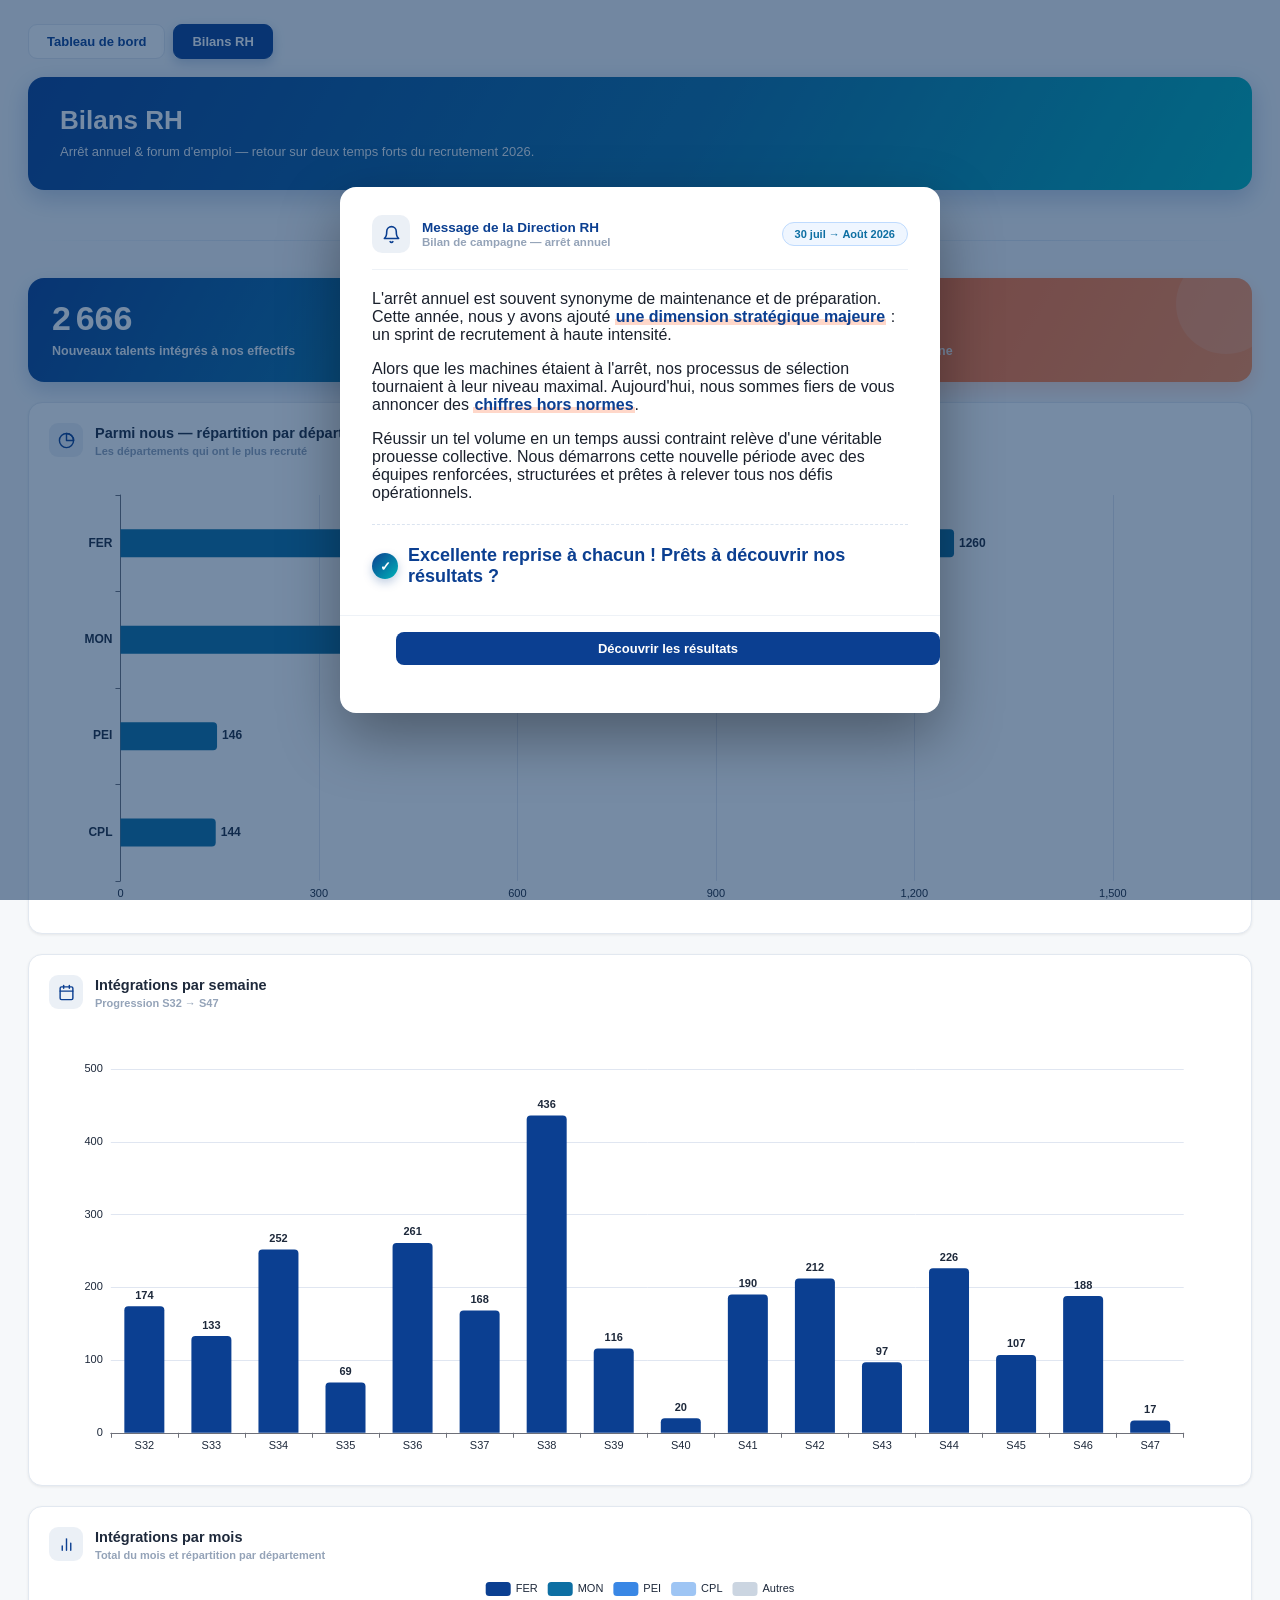
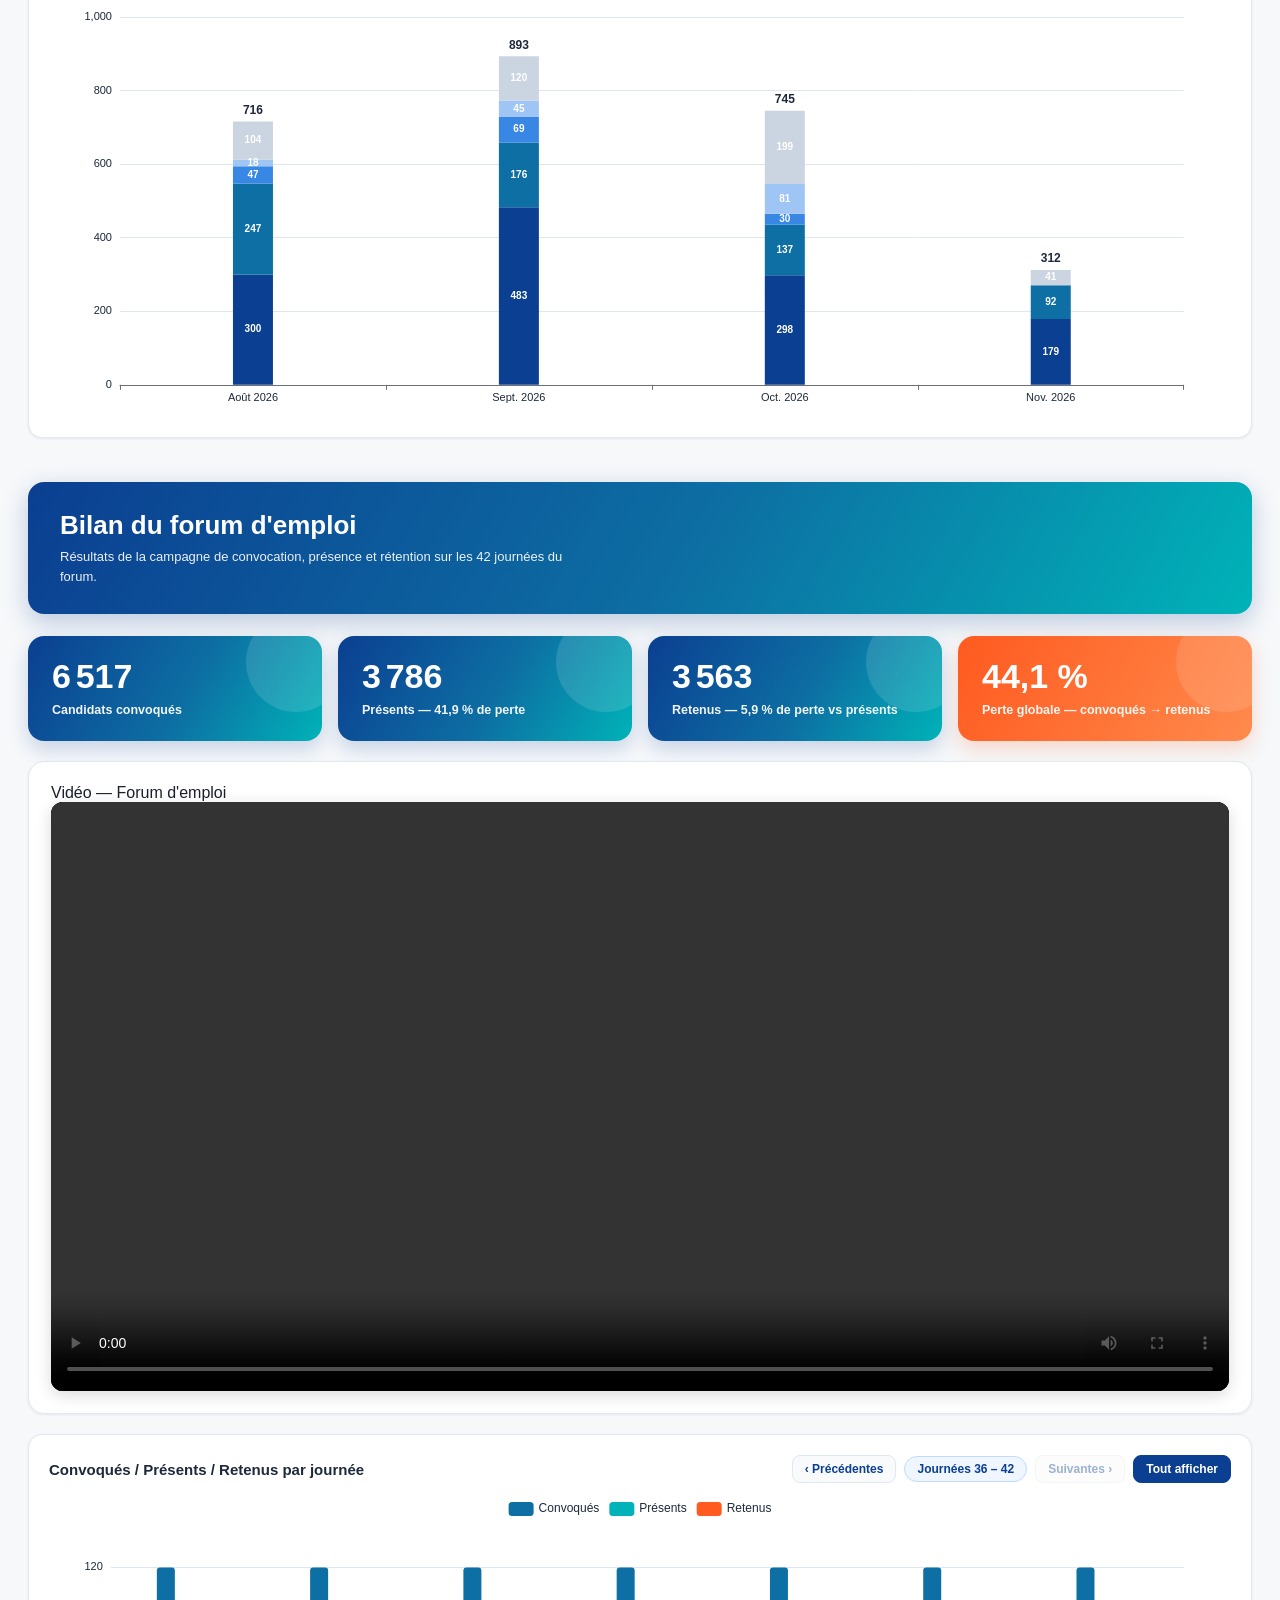
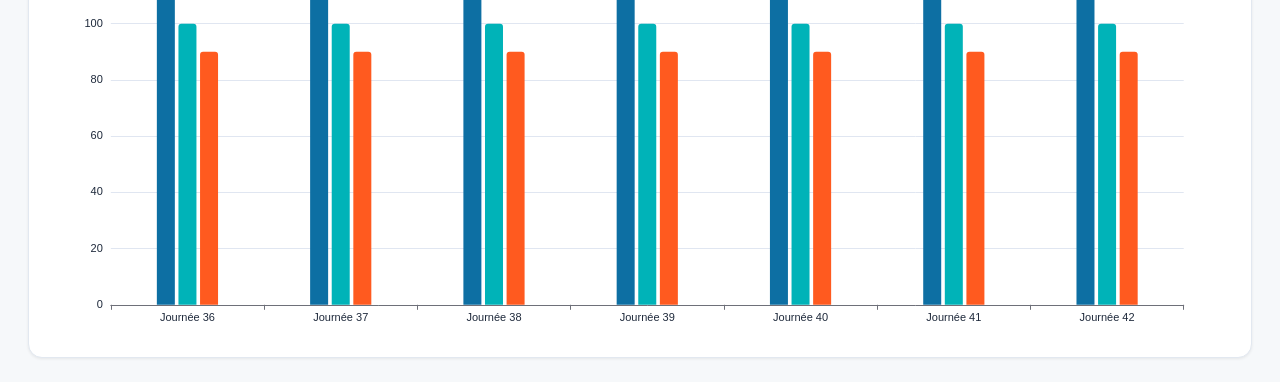
<file: index.html>
<!DOCTYPE html>
<html lang="fr">
<head>
<meta charset="UTF-8">
<meta name="viewport" content="width=device-width, initial-scale=1.0">
<title>Bilans RH — Mois d'août &amp; forum d'emploi — Suivi Usine</title>
<link rel="stylesheet" href="css/style.css?v=20261117">
<script src="js/echarts.min.js"></script>
<script src="js/xlsx.full.min.js"></script>
<!-- Copie de suivi.xlsx intégrée à la page, écrite par mettre_a_jour.py (« Mettre a jour.bat ») à chaque import.
     Utilisée quand la page est ouverte en double-clic (file://), où suivi.xlsx ne peut pas être lu. -->
<script>
// @@DATA-START
// suivi.xlsx du 17/11/2026 10:52
window.US_SUIVI_B64 = "[base64]/[base64]/455OY9xWe8WOXRryhbVHbjwwL3Dv3xMutxOjgzS91eED+Q4HQjH24FwvBsIx/uBcJwNhOPDQDjO/xMHSzagLteXj44is2dQEK890rHHZRHd59xCRnvNkjqLowP8rb2Hw4A3l62M9iNvwqPuLn+J4u/IYIFBf4M5+q+hic8A6WiT5bXxQOQk1ku2+l7jMVy3hZQ4XuWYSM4XGQ9v+SHM++pREiHM7PB5jnI4efEeY3/6sWi3eOty2pr9AQAA//[base64]/IeS9O9tVRKTbvohQUBCpHzBNZrehSSYkUdu/N60WXahF0Mdk7tycuZPJbOOseKWYDPtWjqtaCvKKtfF9K58Xd6NrKVJGr9Gyp1ZuKcnZ9Pxs8kQWc2lKKxOSKC4+tXKVc7gBSGpFDlPFgXypdBwd5nKMPQRUa+wJmrq+gvjdQ04HnmKuWxnn+kKKxTaUl//iDY4yaswIiiONQixkMZsyi1hg7Cm3UrN6LNdpr6gKtYTjQM0PQM6oyIm7XCl2wF1n1G7Mpoa6GU4KymJKpgj2CVpckh2SPBxw73e1ue/4FNH49xF9YN2yenHk85EtfIIfFF/5bCy8cVwvmdenWC7/k4U2mbwmfXphGMKBCAa/cvoOAAD//wMAUEsDBBQABgAIAAAAIQCjjGhnVQQAAA0LAAAPAAAAeGwvd29ya2Jvb2sueG1spFZtb+I4EP5+0v0HX1RpP6WJQ0IgKl3xFi1SW6GWbe8kpMokBnxN4qztFKrV/vcbh5AGWK24LgIHv8zj8TzPjHP1eZsm6JUKyXjWM/[base64]/aNVb7HQzbv42GQVqlVgII3gfRvNo3x7i+WrKEPu6ki0ie35FUM5UYKCFSjWOmaNwzfOjyDT0YEEU+KFgCs47fbTmGdV3LeSqgA9z3E0VFRhQd8kyB1CrXf1dWJfZwzUHE6J5+K5igkDsgITgOtCQKyEJOiVqjQiQ9IwrmhaRiPhu4nuu053vhy3n/5gblgv9LIzWPiVwvOBGxqfNp3hAmOc2C/yFNEunIWBCNnce7/8eRAcdFsJffVAkE/yejG6DggbwCIUB7XOXrBCKOW89ZJAL8/N3zhu2hi0PTCZ2R6XZw1+wOXd9sd0LfCYfueOzjH3AY0Q4iTgq1rrjW0D3DBWJPpm7Jdj+D7aBg8bsb3+3qY+rnUbOf+6EPrKvaI6Mb+a4K3UXbJ5bFfNMzTOzAod4Ou5ty8onFag2y6touLNmNfaFstQaPsedrOxIp9kpnZAEj+giO9rNnHPg32vkXwsfUzYF/[base64]/VqRBRZEAmEJzwiycOedVDdmsUx1Te8cf3pRCCf/roYXODgIrzAV1ZjD0j4w/0BNJoKpB+lmrrYdrraX7pVN1KVT6hcDOQ88DoDu9V1TDeEFHdx1zYHg7ZreqOw5fl4NBx7oc5u/fYQbDXi8oOXQscqrSlRhVYA1KOyH+g2rEbrweVuoIreQTEM7kf6KJX1rxY+wNtRQs9cHD6euXB4dzu7PXPtzXj2/BSeu7h/Oxj1z1/fv7/v/zMb/73fwvppQC3gvEn4CLtduzXum63W0DVdP/TNTmh7Zsv13aHnDsbY9t8JTzbR68f4dlxr/+45bL63VbeD5l+DB9VLLZJUVVNa/fpCKx3XbSnZGu36PwAAAP//[base64]/aHr66NPsBgoxUjaZyQCJTQZaNqRt5Oz3c7EqHlquStVsDIAEgOxe3N/gVabt0mlE2PkVNRyIi0tn+gFIWEjmOse1BupdKm49aVpqY9F2deA82SJKfmtwYpLjSjY8mIOZZu/mno3eS/tXVVNQKetHjvQNkrI+inNmeUANaJclODZWRqIR1XdrEjJvQ6zCowzMoHsw0Ms/XBpNmSNIK34lHyRs3nNLV8FItC/OOyZF5LAp9P6oPJA8PkXmfSJWlQcgPlqzUus3C+MBdtH80msDUbrzUugJfLO7RD6wJ7Cruf2jd/HdiMtQ/mfkkY694kmK0YSzp+px+HXjxqxTcAAAD//wMAUEsDBBQABgAIAAAAIQC23Uk5TR0AAPzHAAAYAAAAeGwvd29ya3NoZWV0cy9zaGVldDEueG1spJPbjtowEIbvK/UdIt+TxAbCQYRVuyvUlXpR9XhtnAlYxHFqmwVa7bt37BBYlaqiFAWPc/A3/3h+z+72qoqewFip65zQOCUR1EIXsl7l5MvnRW9MIut4XfBK15CTA1hyN3/9arbTZmPXAC5CQm1zsnaumSaJFWtQ3Ma6gRrflNoo7vDWrBLbGOBFWKSqhKVpligua9ISpuYahi5LKeBBi62C2rUQAxV3qN+uZWM7mhLX4BQ3m23TE1o1iFjKSrpDgJJIienjqtaGLyuse08HXER7gxfDf79LE55fZFJSGG116WIkJ63my/InySTh4kS6rP8qDB0kBp6kb+AZxW6TRIcnFjvD+jfCshPMb5eZbmWRk5/p8dfDSP2Qnofu3TOZzwqJHfZVRQbKnLyl0wWjI5LMZ8FBXyXs7It55HTzHkp3D1WVkzeMYgE/tFafBPf9o9mQRN6zS603fu0jakkxjYUKhHdPxDE8Qbt+wdgIjf89pA43mDc5JX4570QsgtM/mGjJLdzr6pss3BoT44kqoOTbyn3Uu3cgV2uHT1FNsM60ODyAFehllBOzoa9P6AqhOEZK+kOJXuT7EHdHJo0HbDgaU/weT+chFIhTsbVOqy7xEdVCcDcCBGMHGcVsPKTD7DfIEqxbSK/xr0BsaQBivF3V4AjBeISwwaUqL/BKVfhlUOWb3e4Vy+IRTSf90Xmr/oGXHXmT/6nSW6DtYNYfn0ulf+6iN1pwwC8AAAD//wAAAP//rF3Lkhy5kfwVWl/XTCxkVddjjORBXVWm36BRnB0dJK0NuXr8vZCBwMs9gMyQ9bXhjYQngIAjgPT69OO3799/3r/+/Prl0+9//+eH3z+/hJcPP/7v699+fH5Zfjm/fPjtZ/zT9Q+X15cP3/7/x8+///VP3//yv/LHlw//Cqev337587/v3398+/63CDz8YXl9+fLp21rPH9eKpLpY8CP+9R9fwuunj//48unjN4W8Jcjy8qFCzj3krpDYkoq59JiHPunSYq4F8zESK+zis4jd63/Dbq3o88uxfeQN2CXISaifFuCVCpdLKj2H4wlIJUC4ZsAJqn8q4PzyMb7SlmNs1PtwXCsCjkfgmCCJ4ytyTIUNR+j/RwJMOCqAOZ7ei+NaUc9xOQDHBNF+xPGZCiccE2DCUQHMMU659+nHtSLgGIBjgiSOderIRL6nsoYizr8EqBRfYSw/FcAU47R+H4prRRtDNUESxSNQuKfCyvEEL+iRAA1HGAhPBTDHGJbeh+Na0cZQTZDEcYG5ek+FE44JMOGoAOZ4fS+Oa0XAEaLKW4IoR+zHVDjhmAATjgpgjrf34rhWtLF0JEjiGCAe3VPhhGMCTDgqgDmGw3uRlJo2elIx2pW08q9tiSqkLJEnCEwP/f9K9AxD/pkRBlNL5/xXSiAk+dFKgQXDq2KUKUoc1TiVKAz5h/57JbrAuH9mhEH03SRPMDQP6gHFKFF4DXctbboURM1DEbMuHeqe8G7CR2qCwUtMW+mzwIp31xpmTFH88OAdqp/wbvJHatpYVBSjKyeuKlo6Y4oSiJkONVB4NxEkNW2EXcUM4q6WzpiiEmKmQykUQAttbK6ymmm2RTRCW8WDEeMuz4vh9ZA3GKjaHooIt4y41KjTbTgCSJyNpmeRUptOkltq/PwyWhlUyUyarkplu+mgXDaanrVH03R6650+gR3PPQY2WdQmTVcBst10ECQbTc+SohkwuGGNPb02bjT8VXdMmq66YrPpcdB1mnjedEGvzZqM9YJZ8wwnjMZa2ox1EBsPRWyP9QV0w0bT09LeNp20gdRY3jqGVy1tmo67L0U0TR/lPkAJbDQ9rbMxXtXEC471pU1xLJTi0BxHGTBn3FTp/1dy1/qEPm0DS/tG09PC2TadIszSLd/[base64]/[base64]/XzDSezg2UwUzdoqYsEuIXexciuWY1chkx1cwdmBRPVIDCy0Lisj0lgOeFeoT9tA7uRSLoD+/[base64]/G3ow+J+K6OgNktQnl2QRdN95TK9NsgQKLChZbjTzULLgE57aij299+qSLILeoFcwMjZRsmhpM/VwJ5sRNW7i3QJF7KLnkiyvhmTBwVkw1tTTwsmqkBHjVUERu9i5JMsrSxYamwVjLnpa2tDDyJIRE3pGlmUw9V5dkkXQW2OzzbLQCbTW0NDDyJIRddHD9K0i9kSWV5dkEfQWvSxr7N7THEreDC0HjCz6jBo48RrJUxG7BqdLsrwmsRBDW01742ZIMboZwsCppc2yR/[base64]/[base64]/jMqgdHc/4A1cLV6yqciCq/[base64]/[base64]/cXHpG0Js92OkZGqIqVsocPMG2+aEPqX1MZoRWM0Y9GA4uPZPgQJHiTIMS2Ywkc3nlQG6EBVKW/FcQRtH6LH3LtGvNDweXrElwHKuYwWhQsmRg/jCXT3lqkmbG06FtwsElbhJ8I5ORQbr248KYi6csNVczY2norPGodQmccCjipZHhqFIb1Nqb7NanGZk6NXG3mGuomylj0BpNGdN0qZxwMOQFbofeGpQMWvTq00qmvalCZ9abDqUTDi6pk+DR6CyuxOP8VIMSSY77xlKeTQkXIwYlMRM/eNXdv9GdCmnbMlLl4eASPAm+HWuLIJHuxPPDXEvTn3hrhiFnjrUO2RMOLt2T4Ns8u1wO+dvmWqY8UfwYPC31MzhtCweX/Enw7TWlF0AchlDgnLg/EWLwdIigcHCpoATf2k82KJmfFIZICDFNhBg0HZmdgN6wG35z2Xq1TX2QXk+Vysswo61WMhu1BGGaVlOGi4o4qTYG+Fs0VX20+y485XwL2Z51dcc31k4tFvP8lEel3iTIGS+hNA/ZTmMFMVp10FT50W0vSSJk99ZEkzxRs/2rFsd0MdNUJVQgBk2jKePe9CkhtW2d76JDRcnCR3a+qoRmNBFi0FQl1L7xMU2fElLP1p4m92YRKTZNzOdg8j/aFiPEoOlRQugGuzU3jWzLBQ+ygtq6qnynBSW7vlZdi3vqXEONUgZNR+InOK1gs0/rNPWTKi2RlucmpnaM3kSIQdOjg5y2seoJO880h4qSQUu7MS1v8gO0TSHIGb2dmqc0oXZwUTqI56sj1Frag/[base64]/uucsTpNJCk1IlWjyliULIoOkRQuKU6+hMQ33g4h3nZkFJCOJBS8dbaH+Vq6ivwuDpUULiq+vgqfJjvqKoWW9eOlG+Zy/[base64]/4R2unuPs6eO655xzUMjgHIQ62dPJFWii7Dp/Wn1uV0R6JWeJnSMwnftRGeCPbVVGynaabJFreZCaZWBE/DTHP8ZcY9jp6zDpz4uWxlzu0F1GX4CmxoogaYqVa/NHc4DMTTvDNU1l1+83xEi8v51rG+6VHhsR4oqfsV8pG1qfsOPgRm9/[base64]/TF4eu76+GyKgzoEdzwxufTWoMwjrmxEPOlOgjBNqynDzI54/+4ftmoV3NHkC6QVZdOk8yvqzWxaXN6EQdMjhcQl2EHTkB8Xuh2i1sOjxTM7E896ExM7Bk2PEvL5Fwe1Du56kxfPilp7E1/DPddSJydW8WCIwdOQQsNf2/UZGQf1EO4XFQq2FSWjlu6HZK/imoWjc3aC3OierNWW8excRYdj2KrMaU9F+IeF1XI43uqR7RQtntnWeMYT9ZLB05PaEZtgB0/jkIt+LCSo97Dy5F9/zv7GM56Y2jF4ek65xHTYwdM65eJxW1AybvGjvZCdjmc8SQzxuPWIIZ/bcVC34u4ynhGHVKakccu/N589j2c8SQwxT48YEidjR39a130glxFFQkHZ4lbLm3jLcYjEEPP0iCGfA3JQ8+ENEV9RadxSIMoux7VDKWVCkBvaL5iNaX4ltf8ZdzEW3t+h6kPcEeUDvYqyF5bsd1x54sffgSAGT0MPjXn6rvyoIfGGiq8oU/Zl3+MZTdBDR7zU9wxmU0abT3EadnSnlY6hzJDaF49kX/Y/[base64]/6hVn+ONVEJFSXfSmpL9lGc8SQrRmmK1Zdyfvs/A1PB4PVcth2SsbCtq0J9JxcSDTUk1nI8HWjtzFSvk1y/3cDn+T4jj4lf9B/xd72cEyAWb2DI6wBYbY0dfGjrI4FhQa5NoPcnmyrkrj5iIeIQW8qu8zt++/v79zy8ffv/+6+eXtfyXRxDrmb98fjm8rC/h1L0EPMiJL6E0il+CL2ek/sr9xCUxWFH2njS7NJcBTT+RGFpI9xZ+COvIY/3u80i/9ZL/MbaQufqEkholb3HtDtHQXiV2DqkgSl+3kAlX8ojPdZtcfQdp6pq8xbXomEGgQikUSORnA+e16ydc8cPnOIbLs7lffTeF1GS550r3MCvK3J5mp+YykXGzEidqI6pmQ5gu29ZHM9VVezhiliVVmGp3dwjd7OMQJk1EV2tbyGwI04Vb/UdrCPsMnoN6K/drLSnEilq79UYXUrKH86RfW4irX+uzqV99bs9BzZq3uBZlYw7h7PhcqdJy20Jm3UpiozaQqfqSSWrcvEW1nHtJt5JUzPbPlStF4RbiisK1hczVJ6PUxnmLa0n2rFzPdPKUzaAL18D92qSUZlGY+7U8m7muImN/aLLcmK88XTs5Rb+SE9AXmnJGjw7im65j1SRuzQ6u1rUj5trfoaYEN1pEHw/0YX0LmY1h2FE+g/[base64]/oStUHJEMbwnMtrt+LdkkcHmXHF25ZmC0cu0IvP7TrBt9n3uSg8x8y1NOzxVmkHmbHHK5hmC0cH1YvPAzvBt8NX/2EcfmCUa5mynymtZlVi9o4rUYvPGTvBkT3ulRrUOvJ54KP2ol/IyjVsTnIm77gotfjsshMcBz6K7Aa1kudxj6LMID879pv2vOP61OLz0E7wbYXSiTHueRRj+CubMeTNMloNecze2Q2sqO7e9eJz1k7wzZBXTa9l2FPXo2/28YiH2/lBW+P+Fe+1mi1sPsUB9j7Flq20o1SozoR4ZWOpqJU9baRzeQ55p/hZb78pixuNPYrtFC+n9//4bJ69fdt1WQ/H9h8zJfh233eZMPxZhnuupQn4eHzYQSbLHf26jtnC4WIvTtr7pU423m77nnaiS0VJ3+OZeC6v7OlHhDrIjD1JHauFw8Ve7LEd7K2b66Rps7e3/lwiLfboyX002DcZNR97h9fB4jPzTvDNxX5u5p0rmXb9LH9WQz791ondwMG3GYvP4jvBN9e7bASeup4jPl7dOpHI1Ro2Iz4pnfroPTHPdSyZMj6bSqc3/sbMS66k6XkmPzuVbHqeye+ReR9//Pb9+8/7159fv/wHAAD//wAAAP//RI5BCsJADEWvMmSv7SAilo4LFwUXrnqCkaZtsDZDmqIo3t2OtpjFT14CPz/3o3JBnaIYwdrB0WaFBfOQbKTKwSudazV1GyX9y3J7Q3LIg2/w7KWhfjAd1uogXe/ACDXtMiuH73YL5sKqfFuoRV+hRNqAqZmnND+YfUvUMZjgA0pJT3SwB8NC2KtX4t5BYFHxpNO/LMaWU2VjqOTOch1aRD18AAAA//8DAFBLAwQUAAYACAAAACEANbaj2f4FAAC/FwAAGAAAAHhsL3dvcmtzaGVldHMvc2hlZXQyLnhtbJyTy47bIBSG95X6Doh9gnGSyYwVZ1TNKOp01XZ622J8HKOAcYHcWvXde7Bzk7KJxrK5Gb7/P3CYPe6MJhtwXtkmp3yYUAKNtKVqljn9/m0xuKfEB9GUQtsGcroHTx/n79/NttatfA0QCBIan9M6hDZjzMsajPBD20KDfyrrjAjYdUvmWwei7BYZzdIkuWNGqIb2hMzdwrBVpSQ8W7k20IQe4kCLgP59rVp/pBl5C84It1q3A2lNi4hCaRX2HZQSI7OXZWOdKDTGveNjIcnO4ZviNzrKdONXSkZJZ72twhDJrPd8Hf4De2BCnkjX8d+E4WPmYKPiAZ5R6dss8cmJlZ5hozfC7k6wuF0uW6syp3+TwzPAmsciGSQ8FhfPPzqflQpPOEZFHFQ5/TDOfqVTyuazLoF+KNj6izYJongFDTIAinBK/lhrXqWIZ8dHqB/ztbB2FRe+4JQEJXy3IEoIGdQGnkDrnH7hU8z5353qJz7NYh9l2Un3sn30sOjy/LMjhfDwZPVPVYYapfE+lVCJtQ5f7fYjqGUdcHSC+xETKiv3z+AlZjIaGqaTqCOtRiiWxCi8kmjdiF1Xb3tmmgzH6WR6z3E+KcCHhYpMSuTaB2uOygdWTxkfKFifKZNpMroBwjpH/wEAAP//AAAA//+UmNty2jAURX8l4w8oyIYkdAgzxcaYW7j28spQZvqSpBNo2v59JVmWpb1ViB+ztDk+Oto6ktI//Tgez9n+vB/0X19+37w+RJ3o5vRz/3x6iMTHWP7xR3T2h4/f/2bH0+H4fH6I2h/ibjToH5T4k1LL3yTRjRw5Sfw2SDr91tug3zoYzdBqWoakRDIiIyI5kTGRgsiEyJTIjMjcJS1ZGVueLpRHzj6Rsz/8Op1fnvKX16e9LIS4UraxiiJ/2IlkSbzwt42qr9TyazKarX6vC9W3GrU2MaxNWo7qBX0bdG6T5M7/eYaCbuILRiZ+28lB+JI8IIl9yTgggQ8VAQnMZmIkrhuhHNNAlFs/l1kgClRlHpDc+1EWAUnPlzwGJKLta5YhDdR3FdJAgdehjKF8m5AG6rcNaaCAu5AGKvg5pIESfglpoIZfQ2WGGn4Laeqcvf1312j/KTXsPwG2HVqN2n84mpajF/YfCjpQ7JGJ7+0/yCG3mqoDj4kURCaGJLqrQ02n5WAigi1/[base64]/WKShsCLtHrBuaoYvZV8GqBVsf6vAZ5WQO6LJcii5nhAFavY8FuU7Ur7QKBA+JC+/s9Ub7z8Zqdvt+x/swlyGdUb6XB4bJAtbNYTCQ7411MWp+pw8Qa+kba5Zgfmr0/f9ccxZHYijevj745iOz3Fit+NfnZdWVwbRVRwyShllBjm1HnnIq3XsNpHrOdn2UC3jUAfw0kwZZQZ5OdlOgb6Nm6x/ptVeAiNGOaOxQa4nPVTWqVX/++ofAAAA//8AAAD//0SOUQrCMBBErxL2AFaxIkgSkH4JCl4httsk2GbDZlW8va1Q/Zs3zDCjR2SPDQ5DUS09khjYgNU/VzH2Bo714VxDZXX1j1udAyWU2F5Z9ZTk1BnYg5J3RgOJGkpP5BIpzcXsPF4c+5iKGrCfZtarKczRh0UL5a+7A3UjERoXCug65Jm2MC2RLDAfehHfS0AU+wEAAP//AwBQSwMEFAAGAAgAAAAhAEWrAKwbAwAArQcAABgAAAB4bC93b3Jrc2hlZXRzL3NoZWV0My54bWyck0tPwzAMx+9IfIco9zVtN8ZWrZsQCIHEASEe5yx112h5lCR7CfHdcTvWIe0yUbWNazc/28k/k9lWK7IG56U1OU2imBIwwhbSLHL69nrfG1HiAzcFV9ZATnfg6Wx6eTHZWLf0FUAgSDA+p1UIdcaYFxVo7iNbg8FIaZ3mAT/dgvnaAS/aSVqxNI6HTHNp6J6QuXMYtiylgDsrVhpM2EMcKB6wfl/J2h9oWpyD09wtV3VPWF0jYi6VDLsWSokW2ePCWMfnCvveJgMuyNbhneLTP6Rp/SeZtBTOeluGCMlsX/Np+2M2Zlx0pNP+z8IkA+ZgLZsNPKLS/5WUXHWs9Ajr/xM27GDNcrlsJYucfsW/Vw/HpHnFvRi10FqH2DedTgqJO9x0RRyUOb0ZZM8jyqaTVj/vEjb+j00aOc6tXTaBR0wTI8GDAtEIg3Ac1nALSuX0KblGSX+20MZGJOuYf+0D/76V8LMjc+7h1qoPWYQKzwoelQJKvlLh6BxHySAepldd6MVuHkAuqoAT0NvKJSt2d+AF6hfrjPBnNv0BAAD//wAAAP//lJPLDoIwEEV/hfQDhApINYVExffzFwiSuFJDiY+/dwRDZyZsWLBgzs2d9s5Um2tRVGlWZYku7y+njEUgHPPIbiYWciJHwnnLIMsnl09amLy4VbHwBsNQJDr/iaeghpKB/2fiafeZaDeHD7xaQ/DoYQjq1lC2hnWzGWZDyuaY+ZSlmAWULTALKVtiNqJshVlE2RozRdkGszFlW3J3m2Z9+R2BLJk9gSyaw28AsfDHKFnFYjh2aVgcpy4Ni+XcpbHxkL2Ieu0FqO1e8AFH9f4F9uKkkerVCNS2Ed8W1TRig1s2ZemxYW//dcnOe27qij8Y177GLwAAAP//AAAA//88jEsKwkAQBa8y9AGMLiSbTDauXAheYTQ9H9R+Q08T8fYmAd1VQVFDzRC2cr+qixA7T556cvap7ElwgsysrUCoG4caEl+CpiLNPTmap/2uP5LTkvJfDNXTgdwNZnhtmDlMrGu9xBGwnyzP7g19tMxs4xcAAP//AwBQSwMEFAAGAAgAAAAhAGhptdefAgAAwQYAABgAAAB4bC93b3Jrc2hlZXRzL3NoZWV0NC54bWyckktvgzAMx++T9h2i3EuAPrai0mpbVa23adrjnAZTopIEJelL0777DF1ppV6qRhDAdn628X802amSbMA6aXRKoyCkBLQwmdTLlH5+zDqPlDjPdcZLoyGle3B0Mr6/G22NXbkCwBMkaJfSwvsqYcyJAhR3galAoyc3VnGPn3bJXGWBZ80hVbI4DAdMcanpgZDYaxgmz6WAqRFrBdofIBZK7rF+V8jKHWlKXINT3K7WVUcYVSFiIUvp9w2UEiWS+VIbyxcl9r2LelyQncUrxrt7TNPYLzIpKaxxJvcBktmh5sv2h2zIuGhJl/1fhYl6zMJG1gM8oeLbSor6LSs+wbo3wgYtrP5dNlnLLKU/4f/q4DOqt7AT9urtbP3S8SiTOOG6K2IhT+lTlDw/UDYeNfr5krB1Z++kluPCmFXtmGOasA5lF7GzRo5vliy4gxdTfsvMF6h7lH0GOV+X/mQcBlEvHMT91vVutq8gl4XHA2htRp9k+yk4gVrEnAEGs/EfAAAA//8AAAD//5TT7QrCIBQG4FsRLyD3obOGExq7ETGhXyvm2OruO43YSTHIf+r7woNyVP7q3DyY2Wg13VYydbSkxN/N6GHVVpQ8Sm5se3kOzls3zh0tDpWgWtl39wxlOPKwXzSvFVu0YvYT9kHI95ABtGsg/K9BGTURaUHYpLU6R4MyajLSgvCY1niOBmXUTpH2HYoirYkcDcq7JspIC8IqrTU5GpRRi6ek2Ybn161kjgNldHDgtlHt5ebU8esx/AEvAAAA//8AAAD//7IpSExP9U0sSs/MK1bISU0rsVUy0DM3VVIoykzPgHNK8gtslQyVFJLyS0ryc8HMjNTElNQikGqg4rT8/BIYR9/ORr88vyi7OCM1tcQOAAAA//8DAFBLAwQUAAYACAAAACEAN20MBUEEAADDDwAAGAAAAHhsL3dvcmtzaGVldHMvc2hlZXQ1LnhtbJyTTY/bIBCG75X6HxD3GNvJRhsrzqraVdS9Vd1ue8Z4HKOAcQHnQ1X/ewfSOJFyiRbZMGbMMzPwsnw6aEV2YJ00XUmzJKUEOmFq2W1K+v5jPXmkxHne1VyZDkp6BEefVp8/LffGbl0L4AkSOlfS1vu+YMyJFjR3iemhQ09jrOYeP+2Gud4Cr+MirViepnOmuezoiVDYeximaaSAFyMGDZ0/QSwo7jF/18renWla3IPT3G6HfiKM7hFRSSX9MUIp0aJ43XTG8kph3YdsxgU5WHxyfKfnMHH+JpKWwhpnGp8gmZ1yvi1/wRaMi5F0W/9dmGzGLOxkOMALKv9YStnDyMovsOkHYfMRFrbLFoOsS/on/d8mOGahSyfpNHRX7S9dLWuJJxyqIhaakn7JirdHylbLqJ+fEvbuyiZBjpUx2+B4xTApEhwoEEEYhOOwg2dQqqRvGWrc/Y7QYCOSjcxr+8xfRwl/s6TiDp6N+iVr3+JdQUwNDR+Uv0wukmyWzvOH0fXd7L+C3LQeF+BslEtRH1/ACdQv5pngz5iCMArjYU+0DBcR9ccPcdyfwuXpiK7A+bUMRErE4LzR55RiMRH1DwAA//8AAAD//5SW7W6CQBBFX8XwAFW+oUGSKqDyqfAExpr0l23E2Pbtu7iG3ZnObsK/9pxrOxmuOlH/cT7fkuPtGEfXz+/ZdWmYxqz/Ol569tOrGRqzH9M5nl7ff5Nzfzpfbktj8WK5RhydhvAbSzPUs9/vse1F83sczU9PuZKlBd0avBC6RHYOdKnsXOgy2aFZNrLz4eu2sgug28kuhC6XnbmAsgDShLIEEq2mGp7A0rDZ7sfVBmgNNZVB62ioDFrLnsqg9RyoDFpTS2XQujoiE4qtzVn/xhJak0rI0qKEaPqV9eimuUDPZ63giYKnCp4p+EbBtwq+U/BcwQsFLxW8Glb6aNXwVv23jlqvG73e6/[base64]/6kgKTeZMmY2kxGbo8Eo+fagt0LKScWz6ejHPHtdHtw7l09YCB/UkDs7QYGF1Dqf8cGN16NM45tkzxV8BcwaS5WHqcy8PHZsDnkt7W/D/NxUn9BwAA//8AAAD//zyMSwrCQBAFrzL0AYwuJJtMNq5cCF5hND0f1H5DTxPx9iYB3VVBUUPNELZyv6qLEDtPnnpy9qnsSXCCzKytQKgbhxoSX4KmIs09OZqn/a4/ktOS8l8M1dOB3A1meG2YOUysa73EEbCfLM/uDX20zGzjFwAA//8DAFBLAwQUAAYACAAAACEAYFE5UMQCAABFBgAAGAAAAHhsL3dvcmtzaGVldHMvc2hlZXQ2LnhtbJyTTW+jMBCG7yv1P1i+BwMl2QaFVKtWUXurqu7u2ZghWPEHsk2TaLX/vWPSJJVyiWqBDTP2MzPMy+J+pxV5B+elNRXNkpQSMMI20qwr+vttNbmjxAduGq6sgYruwdP75c2Pxda6je8AAkGC8RXtQuhLxrzoQHOf2B4MelrrNA/46tbM9w54Mx7SiuVpOmOaS0MPhNJdw7BtKwU8WjFoMOEAcaB4wPx9J3t/pGlxDU5ztxn6ibC6R0QtlQz7EUqJFuXz2ljHa4V177KCC7JzeOV43x7DjPaLSFoKZ71tQ4Jkdsj5svw5mzMuTqTL+q/CZAVz8C5jA8+o/HspZdMTKz/Dbr8Jm51g8XO5cpBNRf+ln2OCaxandJJO4/Rl/KfLRSOxw7Eq4qCt6K+sfCgoWy5G/fyRsPVfnkmUY23tJjqeMUwat7KLvatRji+O1NzDg1V/ZRM61D3KvoGWDyqcjfMkK9JZPj25Xu32CeS6C3gArWPry2b/CF6gFjFmgpsxrLAKc8OZaBl/KtQS343r9hguKfLpz7sswmvwYSUjkxIx+GD1MamxhBH2AQAA//8AAAD//5SS0QrCIBSGX2X4AJnuzGo4IduLiAldrZhj1dt33GKmFLQ79f8OfOdH6S/ODa0ZjJL99V70DWGk8DfTeTzVJSkeDIytz8/Weeu6oSHbDa+IkjawR4TxyeN9VFUl6agkte9QJ6FIw9NnCLCEFC0WFb5GJcAN4YfJBQSHXAeB6LrLdPg0xoB9N8Ei/i8lwIlJtrtGIJrsM5NyMhFxJqkE1ogEOBHJttYI/K4EZpE4M4vQ+GVeAAAA//8AAAD//7IpSExP9U0sSs/MK1bISU0rsVUy0DM3VVIoykzPgHNK8gtslQyVFJLyS0ryc8HMjNTElNQikGqg4rT8/BIYR9/ORr88vyi7OCM1tcQOAAAA//8DAFBLAwQUAAYACAAAACEAkkr7l/cCAACSBwAAGAAAAHhsL3dvcmtzaGVldHMvc2hlZXQ3LnhtbJyTS4/bIBDH75X6HRD3GNt57MaKs2p3FXVPrao+zhiPYxQeLpCXqn73Ds7GiZRLtMiGMZjfzMB/Fk8HrcgOnJfWlDRLUkrACFtLsy7pzx+r0SMlPnBTc2UNlPQInj4tP35Y7K3b+BYgECQYX9I2hK5gzIsWNPeJ7cDgSmOd5gE/3Zr5zgGv+01asTxNZ0xzaeiJULh7GLZppIAXK7YaTDhBHCgeMH7fys6faVrcg9PcbbbdSFjdIaKSSoZjD6VEi+J1bazjlcK8D9mEC3Jw+OT4js9u+vkbT1oKZ71tQoJkdor5Nv05mzMuBtJt/ndhsglzsJPxAi+o/H0hZdOBlV9g43fCZgMsHpcrtrIu6d/0rY1wzGKXjtJZ7K7aP7pc1BJvOGZFHDQl/ZQVnx8pWy56/fySsPdXNolyrKzdxIVXdJMiwYMCEYVBOA47eAalSvp1jKn5Pz002ohkA/PaPvNXvYS/OVJxD89W/ZZ1aLFWsFRqaPhWhcvkPMkm6SyfDkvf7f4LyHUbcAPO9nIp6uMLeIH6xTgT/BlDEFahP+yJlrEQUX/80I/7N3cPyfQhHWeRXYEPKxmRlIitD1afY+qz6Vn/AQAA//8AAAD//5TT4Q6CIBAH8FdxPEAoIFpDtpwvwoitT9bEWb19JzYohlt8U+6//fDuFPZqzDyoWUkx3R7F1KEKFfauRgtPJ4KKZ8WUPl1eg7HajHOHygOpkRR6zZ4hDEcW3hdZHwVepMD6U+y/i7z0RQyQ10D4X4Ow1yoaaWS7BE87NMeBsHd4FTnUOWzHYTkOhL1DYoc5h6Q/p85hIOwZGjPrLBcZTn+mw3MYCIeuhXu7Rem5Y3aa1uQwEA5MvATNNpx009ocBsKBYdEOtEkGh5/pDQAA//8AAAD//7IpSExP9U0sSs/MK1bISU0rsVUy0DM3VVIoykzPgHNK8gtslQyVFJLyS0ryc8HMjNTElNQikGqg4rT8/BIYR9/ORr88vyi7OCM1tcQOAAAA//8DAFBLAwQUAAYACAAAACEAa9oz7pkCAABkBQAAGAAAAHhsL3dvcmtzaGVldHMvc2hlZXQ4LnhtbJySTWvDMAyG74P9B+N76iRNujU0Lf1ku42xj7PrKI1pbAfbXVvG/[base64]/aHbMi4OJMu+78KEyXMwodsB/iLiv9XUpSeWfEvrP9P2OAMa7/LZjtZ5PSzH62mi9kqDZL5YBkky0UUzJLhfXCXJul8Fg/TsJ9+0fGokDjhtitioczpNMqWMWXjUaefNwl79+dMWjmujdm2jkdME7ah7CJ21cnxyZI1dzA39bssfIW6R9kXUPJd7Z/N/gHkpvJoTbHsdu5ZcVyAEyg4BPfiFNnfAAAA//8AAAD//3yR0Q6CIBSGX8XxACEolQ7ZKu09GLF1ozQhq7fvKGXKWHdn//n4x7fD7VVrV0snBe/NI+krRFBib7KzMJUM5grlFCXqbp1pz6ZvpZuYJ8mlKi+vWlulO8jSDWVIcDV2HMYS/xA2FuJBsILjQXCsPswxwhRkzZxiDF0zdYzJ1kwTY/KZwaA++4Ps0v+/J8CzIE0DQTp571jg5GOyDTS+8T6oafwiW+T+v/h3uzcAAAD//wAAAP//silITE/1TSxKz8wrVshJTSuxVTLQM1dSKMpMz4CxS/ILwKKmSgpJ+SUl+bkwXkZqYkpqEYhnrKSQlp9fAuPo29nol+cXZRdnpKaW2AEAAAD//wMAUEsDBBQABgAIAAAAIQDF4PRkxAcAABIiAAATAAAAeGwvdGhlbWUvdGhlbWUxLnhtbOxazY8btxW/F+j/QMxd1szoe2E50Kc39u564ZVd5EhJlIZeznBAUrsrFAEK55RLgABJ0UuB3logCBqgARr00kP/FAM22vSP6CNnpBmuqNjrDzQtdvcyQ/3e42/ee3zvDTl3P7qKGbogQlKedL3gju8hksz4nCbLrvdkMq60PSQVTuaY8YR0vTWR3kf3fvmLu/hARSQmCOQTeYC7XqRUelCtyhkMY3mHpySB3xZcxFjBrVhW5wJfgt6YVUPfb1ZjTBMPJTgGtZPoH38CZY8WCzoj3r2N9hGDKRIl9cCMiTOtm+QiJez8PNAIuZYDJtAFZl0PJprzywm5Uh5iWCr4oev55s+r3rtbxQe5EFN7ZEtyY/OXy+UC8/PQzCmW0+2k/ihs14OtfgNgahc3auv/[base64]/ffHZZy+e/xkd0WWkMlWW3CFOlmW5H//45b9//xv0r7/84cevvnbjZRn/6tvPX/3t7z+lHpZaYYqXv/3u1fffvfzdF//85iuH9p7A0zJ8QmMi0Qm5RI95DA9oTGHzJ1NxM4lJhKklgSPQ7VA9UpEFPFlj5sL1iW3CpwKyjAt4f/XM4noWiZWijpkfRrEFPOac9blwGuChnqtk4ckqWbonF6sy7jHGF665BzixHDxapZBeqUvlICIWzVOGE4WXJCEK6d/4OSGOp/[base64]/g/ixWmURxJ0lIJ7tE/raYSt2qXvpTte18Ly35usMViXz266LkGG3FgGEvsb22aCmTVBETATTNGRK92CiOX+QkTXVSO2csot7EVbuAEaI6vfiWnyuubnBAvBL/87vc8H63rcit+l39mXVw6vdTn7cP+Dvc0Qr5JTAuVkN3Hdtja3rY33f9/a7FvLtw3NbUNz29C4XsE+SENT9DDQ3hRbPWbjJ96777OgjJ2pNSNH0mz9SHitmY9h0OxJmY3J7T5gGsGlfh6YwMItBTYySHD1K6qiswinsD8UmB3PpcxVLyVKuYRtIzNsNlTJNd1m82kVH/N5tt1p9pf8zIQSq2Lcb8DGUzYOW1UqQzdb+aDmt6Fu2C7NVuuGgJa9CYnSZDaJmoNEazP4GhJ65+z9sOg4WLS1+o2rdkwB1LZegfduBG/rXa9RzxjBjhz06HPtp8zVG+9q57xXT+8zJitHAGwt7nq6o7nufTz9dFmovYGnLRLGKVlY2SSMr0yDJyN4G86js7zv/lMBd1NfdwqXWvS0KTaroaDRan8IX+skci03sKScKViCLmGNh7DoPDTDaddbwL4xXMYpBI/U716YLeH0ZaZEtuLfJrWkQqohllFmcZN1Mv/EVBGBGI27nn7+bTiwxCSRjFwHlu7PlVyoF9zPjRx43fYyWSzITJX9XhrRls5uIcVnycL5qxF/e7CW5Ctw91k0v0RTthKPMYRYoxVo786phOODIHP1nMJ52DaTFfF3rTLl2d865CryMWZphPOSUs7mGdwUlC0dc7e1Qekuf2Yw6K4Jp0tdYd+57L6+VmvLFfWxUxRNK63osunOph+uypdYFVXUYpXl7us5t7NJdhCozjLx7rW/RK2YzKKmGe/mYZ2081Gb2nvsCErVp7nHbtsi4bTE25Z+kLsetbpCbBpLE/jm5Lx8ts2nzyB5DOEUccWy026WwJ1pLdNTYXw75fN1fslklmgyn+umNEvlj8kC0flV1wtdnWN+eJx3AywBtOl5YYVtBZ3dni2oi10umi3YrXDWxl7rV23hrcTmmHUrbLYWXbTV1eZEXffqZmbtsOypTRo2loKrXSvC8b/A0Dpnh7lZ7oU8c6XyThuu0ErQrvdrv9GrD8LGoOK3G6NKvVb3K+1Gr1bpNRq1YNQI/GE//BToqSgOGtmnD2M4DWLr/AMIM77zEUS8OfC6M+NxlZuvG6rG++YjiCC0PoLIvmhAE/2RgweOBFrhKKiHvXBQGQyDZqUeDpuVdqvWqwzC5jDsQdFujnufeujCgIP+cDgeN8JKcwC4ut9rVHr92qDSbI/64TgY1Yc+gPPycwVvMTrn5raAS8Pr3n8AAAD//wMAUEsDBBQABgAIAAAAIQD7hTBLpgUAAGIsAAANAAAAeGwvc3R5bGVzLnhtbOxaX2/qNhR/n7TvEOWdJoGEJohwVdoiXemumtRO2msIDljXiZFjeuFO++47dpLGFBICBQrbkKrGjnP8Oz5/fez+l2VMtFfEUkwTX7duTF1DSUgnOJn6+h8vo5araykPkklAaIJ8fYVS/cvg11/6KV8R9DxDiGtAIkl9fcb5vGcYaThDcZDe0DlK4E1EWRxwaLKpkc4ZCiap+CgmRts0u0Yc4ETPKPTisAmROGDfF/NWSON5wPEYE8xXkpauxWHv6zShLBgTgLq07CDUllaXtbUlKyaRvRvzxDhkNKURvwG6Bo0iHKJNuJ7hGUFYUgLKh1GyHMNsr/G+ZAdSsg2GXrEQnz7oRzThqRbSRcJ9HSQnme19T+iPZCRegYTzUYN++lN7DQj0WLox6IeUUKZxEB2snOxJghhlI+7mnKbaU8AY/SHGRkGMySp71xYdUuT54BiDAESnIcBkkGonM8Xgo042FpAK7uySOzYd+/oo/63Peh8QPGZ4K3c7GcnpmvL3UbpyQXdK4+hAjyDjtWU/p1K5R9QgKewU1BYT8mZJt8JooGPQB5fDEUtG0NDy55fVHEwmAe+Yab0ct2P0lAUrq+00/yClBE8Eium9NNRc5TqmY3tdQWacv8DJBC3RxNe7UvENBbAwySbg3s+VO4WurnEs/Ip5c+t5nmt1Xdf17I5l21Jnz4qgAwhuHcd1LK9tw59Ut9MjkL7qhNMoHsrcey4pXVDdMWUTCOhFGLBM0Jusb9AnKOKgLQxPZ+I/p3OhO5RziHqD/gQHU5oERHjv4gv1S8gEIOj7eowmeBED2cxPvdc5MUk+R/EFn0GYrxov0UgwDScA2AXqRhNkDDbnrxbtf4a7TD+uVCQ7VPTiVO7kJlWr01duUFfB27o5XZU49jam/5WtMp7mgRXidIgIeRYB9c+oDNYQJJeRliziUcy/QhoH+3GxjyoeIX/LH7O4nDVEvFapZbQVsrZ9EF1tGb1NUIWqDQBzVPBYorJg95l/rQXzOVmJDajYWuYt+KZsDWXKUrbvCJ4mMco+GPRhc5Y1tRll+CcQEhvXEN4j2NdD9YLjUOkRy7GMqheyCjL0XyrkTrnK8FiusnN9kGEfcVGrbAGgwsSqlnkD89MiHiM2krUtRak/[base64]/YzhO6Kla4Pm8dHu9PTV63kRgTcju3DcbFJ1AHv8S+JOrfXHHUO8nen3QE1sbKdmlyToirWAdlqzY5FHBgfp9y1R8p6GKQadqF4V2SmO2g3KoQcsLCbuX++sMeklVUoT1CDrFDH+rW8kPAqVH1HIdp7770+EkcPjkwbKC4oap4B2/HKLoqtNbMu2Gl8ngussK16TKe2rV3OWpSetx/pVJQ4mgmiqlwi4IhzIjgZUo6f1g6f3o6RNHElz9efRImbKIY9XmAC94C2HDwBzcmyPMqS91e4uIopD7neZgFwExQFC8Jf3l76evn8m7xcAhWGfNTv+JVyScLXy+dv4gYLFLyBJShafEvhwgn81xYM+/pfj8Nb7+Fx1G655tBt2R3ktDxn+NBy7Pvhw8PIM9vm/d/KhdAPXAeV91ehhmXZvZTApVGWM5uDfy77fF1pZPDl/S+ArWL32l3zzrHM1qhjWi27G7gtt9txWiPHaj907eGjM3IU7M6B10ZNw7KyC6gCvNPjOEYEJ4WsCgmpvSAkaNYwYRSSMMrLwYN/AAAA//[base64]/zd3ANgZFaXeIrq4G11dXbwa1kCqAQrfKjYLwhty0Sv7XYnJE3r0NoqGV0dBFE7QgjJF7pB9zraCUTaVrtMOBi4aDTugouFn5yPr1FYdeceiaQ685FHLobw694dBbDt1w6B2DQhb9NGVvzBd5/MlT7Srz3jaioIpR6i2aPQbR5Mf3RhiHNSoHvTTS7RYLJ7fWF48mwuFDVTbrbJ764ZedSEl/P75/bR0kWjkjnC91myx9aLaY+1Cy9J8YLdOMK+Y+tLj+wqANU5xez3ypdDb2Ieo9BvFQZ+JfhK/COTQSfflNnqYQL5erdJ5n6zM+L348X1J6HoiGSqycPFOkXycnm86yGJ5TB4ClOZUK//L9jxMfyVQpC6pja/wvUzRG3CG8gNQ6SZNOBMLqQSX/ncwSpXKtedpQ3DRYWXBYYbPTB55g0/9ZWkkNV2MXccUyP8Gu9+GQBdZdO1E3PviZjPBnZ9TEmulrRRzpLEhrW0s9T4R1jJja3+rWFESnUBCLShoKFvlKSEu0xnjpNDEQz+NlmpDZfwQRprK6rtnzTjYYkSUnp12GS2y0RYpIKAsGsQJKPRp00FCMUCE0Rm9lBcTgNKlnXn/ywrjxttVOPIqzdbKSlnx2vqwARwIV1cdP3RKJkGD/uHbUVMftQT0Fz5+xPj0qla0RRGRUVtoixj6t0vEVKxthd/rMlE4uLJinls+xvw7cysb6xKIXxsOHH830pZG6H3ou0BXugRRYW8u9RDbN42w1gST+6JP4ZdYZx3merrK03yJ5zHtsm8wXnDsWOWysVMQf3hPOxzQ7cc1lNiQSOfHkmaVwz8nAP15yeEj0g9VeYc4X834Zo/X2sAv6qSiall5B0DbtJzijIvSySHdJP8GuuXtZ7E4K6kfWKof1Or6wXtchP+5CftyF/LgL+XEX8uMu5MddyI67BeO4FYPymB0ciSgNo6iiqXxr6/CX23FAZ3j0EwAA//8DAFBLAwQUAAYACAAAACEAO20yS8EAAABCAQAAIwAAAHhsL3dvcmtzaGVldHMvX3JlbHMvc2hlZXQxLnhtbC5yZWxzhI/BisIwFEX3A/5DeHuT1oUMQ1M3IrhV5wNi+toG25eQ9xT9e7McZcDl5XDP5Tab+zypG2YOkSzUugKF5GMXaLDwe9otv0GxOOrcFAktPJBh0y6+mgNOTkqJx5BYFQuxhVEk/RjDfsTZsY4JqZA+5tlJiXkwyfmLG9Csqmpt8l8HtC9Ote8s5H1Xgzo9Uln+7I59Hzxuo7/OSPLPhEk5kGA+okg5yEXt8oBiQet39p5rfQ4Epm3My/P2CQAA//8DAFBLAwQUAAYACAAAACEAWFmkkLEBAAA0FQAAJwAAAHhsL3ByaW50ZXJTZXR0aW5ncy9wcmludGVyU2V0dGluZ3MxLmJpbuyUy0rDQBSG/zReqi5UENy4EJfSoqXxtrM0VSuNKU0r3RYbIaBJSSOi4kJ8CEF8FcFH8AFcuxIfwI3+E1tEqVLEjXAmnDmXOXNm8jEcCx72ECJAm7KPCLMo0/fgx3bEqIqY2ECvoQ3oQw+oT+kLGjSM4HrMSDZpjaOeSFDXEzrnHIyeu38X1DrblE5QlH7l2Cw6n44xizu1Odwjpacmr26dtZ9OG4wXl+Naf3hVKfWPCHTfVT9XvmeSY1W3Ve4E7nCGRazylW9QZzjnkEYBy8gylqaYWOGXZk6W8QKtRfoG/Qx1nl4WS7F3zoqVgmOWSqj5Xui2lVVutNzQ8U5d5AzYoef6USPyAh9lu1Kt5IpVVNx2cHAUx2jaLWVlkA8OgtAKmu679f2fpSaBXcO0ugxuRltzM0x/ouiUF81OGo/H1uXz8Nb03dKF+v9SZw3Jj7oqV/nzHa38dcqu8idADgH7zREO4cYdpsa+47LflNGg1cYx10M0mfw10+aa32dunjVO0GIHc7hDnac6WsSYDCEgBISAEBACQkAICAEhIASEgBAQAkJACPRD4A0AAP//[base64]/NRp2kOfp/aEJah1wXzVg9ZgOqyUXNFL4U8kOoyBan+56nPi8e/xcVoiyODo3sYMWoxajFqca7il+4MwQ4dc4NXb0kOdD0qUOs//EleHDiKQ0dGR0ZHXnGEcsRBbDHIZaBCMVChmBUtDGQgkFgIJBYCiYVAYjGQRXqL9BbpLdJbpLdI75DeIb1DerfyOVbuBNK7le4vtPTpV62/AQAA//8DAFBLAwQUAAYACAAAACEAVt3PC/[base64]/bBecIt+DdcCNkVT0wOmg4UjPZ36ik7Zi7E+jmabzz36xNhHaQk+6BLiWFt+38AwR7uBagYDwuntOjsKN1tFJDJYOvZBUyl5Q7/XozNHLkU/NsyUjZHwJWBVpH9kglefut8wuC/vf/vILAAD//[base64]/A9Nn/RhdB0GTTNGBo5AwtDoiMS3pr3i4tYtbRX593YDJ0QTH9tz7tdzbhqOPssCfYA2eaWGmPZ8jECJSuZqM8SrbOrdYGQsV5IXlYIh3oHBo+j8LBQ1E5WGe13VoG0OBjmSMkzUQ/xqbc0IMeIVSm56zqGc+FLpklt31BtSc/HGN0AC3x+QEiyX3HLSAL26I+IDUooOWb/rogVIQaCAEpQ1hPYo+fFa0KX5c6BVjpxlbne163SIe8yWYi927k+Td8btdtvb9tsYLj8l63Tx2Fb1ctXsSgCOQimY0MBtpaP0bhanyS2KJ7NkNr5bLUNypDabLLixqVv6Sw5yvIumcTZPYxTPM7SI0/kyQRfJOkselvHiMiS//e6xttv+RZDIpWX7bt/KU39ym01xFPjBwPNvPH+Q0T4LAnZ1/dzEOZlv0u8vykOo/4iUevQ6oz4LKLsKjojfgKjNffpjoi8AAAD//[base64]/sPxekrKpq5BxxUoRSOuGBvTd2DfBmmNnthPBvn43yQphhT3s7dr3+Pj43GP2sC8MqcEH7eyY3g5SSsBKp7TNx3Sznt3cUxKisEoYZ2FMDxDoA3//ji29K8FHDYEghQ1juouxHCVJkDsoRBhg22Inc74QEZc+T1yWaQlTJ6sCbEyGaXqXwD6CVaBuyiMh7RhHdfxfUuVkoy+8rA8lCuZsUpZGSxHxlfxZS++CyyJ52kswLOk3Gapbgay8jgeesqS/ZCspDDwiMc+ECcCS0wabg2hMWwrtA2d1HNUgo/Mk6F9o25CSrQjQyBnTWngtbERZDaxbtLUpQ/R8BpU2Bn1VQPBCWaFEBHbNtuyf6df6I79vAVicAxuCThA2zqWudcTLvmVL4eMF5Tj/k/JWQ6e7k6NthNy3vpJN0BY9OUk9Vk+WdDFA+8li9ryYXIR9xe5Ul8YV+PjrMJzs1mDEov5ZQbjItLCqmTZUPpA5bJUrhMLBXEFPvNc14J1LD/U1yu9QokG6SRD5c+AfL/5cqRwiGabDT2+G1+YCx/CX8V+0/RE25dpNUfhrwM432WonPCjM5DGAxw02x2x505A87oTNQb1i3jaa7/DS/Xl+ezdIP6SY9N4eS06/m/8GAAD//[base64]/McAABgAAAAAAAAAAAAAAAAASQ4AAHhsL3dvcmtzaGVldHMvc2hlZXQxLnhtbFBLAQItABQABgAIAAAAIQA1tqPZ/[base64]";
// @@DATA-END
</script>
</head>
<body class="us-unlocked">

<div class="us-modal-overlay" id="us-aout-msg-overlay">
  <div class="us-modal-box us-modal-box-scroll">
    <div class="us-bulletin-body">
      <div class="us-bulletin-header">
        <div class="us-bulletin-header-left">
          <div class="us-bulletin-header-icon">
            <svg viewBox="0 0 24 24" fill="none" stroke="currentColor" stroke-width="2" stroke-linecap="round" stroke-linejoin="round"><path d="M18 8A6 6 0 0 0 6 8c0 7-3 9-3 9h18s-3-2-3-9"/><path d="M13.73 21a2 2 0 0 1-3.46 0"/></svg>
          </div>
          <div>
            <div class="us-bulletin-header-eyebrow">Message de la Direction RH</div>
            <div class="us-bulletin-header-sub">Bilan de campagne — arrêt annuel</div>
          </div>
        </div>
        <div class="us-bulletin-header-meta">30 juil → Août 2026</div>
      </div>
      <p> L'arrêt annuel est souvent synonyme de maintenance et de préparation. Cette année, nous y avons ajouté <span class="us-bulletin-highlight">une dimension stratégique majeure</span> : un sprint de recrutement à haute intensité.</p>
      <p>Alors que les machines étaient à l'arrêt, nos processus de sélection tournaient à leur niveau maximal. Aujourd'hui, nous sommes fiers de vous annoncer des <span class="us-bulletin-highlight">chiffres hors normes</span>.</p>
      <p>Réussir un tel volume en un temps aussi contraint relève d'une véritable prouesse collective. Nous démarrons cette nouvelle période avec des équipes renforcées, structurées et prêtes à relever tous nos défis opérationnels.</p>
      <div class="us-bulletin-signoff">Excellente reprise à chacun ! Prêts à découvrir nos résultats ?</div>
    </div>
    <div class="us-modal-close-wrap">
      <button type="button" class="us-btn us-modal-close" onclick="usCloseAoutMessage()">Découvrir les résultats</button>
    </div>
  </div>
</div>

<main class="page">

  <nav class="us-page-nav">
    <a href="dashboard.html">Tableau de bord</a>
    <a href="index.html" class="us-active">Bilans RH</a>
  </nav>

  <div class="us-hero">
    <div>
      <div class="us-hero-title">Bilans RH</div>
      <div class="us-hero-sub">Arrêt annuel &amp; forum d'emploi — retour sur deux temps forts du recrutement 2026.</div>
    </div>
  </div>

  <!-- ── Bilan mois d'août ──────────────────────────────────────────── -->
  <div class="us-section-divider"><span>Depuis août jusqu'à aujourd'hui</span></div>

  <div class="us-stat-highlights us-reveal-stagger">
    <div class="us-stat-highlight us-reveal-item">
      <div class="us-stat-highlight-value" id="us-aout-kpi-total">0</div>
      <div class="us-stat-highlight-label">Nouveaux talents intégrés à nos effectifs</div>
    </div>
    <div class="us-stat-highlight us-stat-alt us-reveal-item">
      <div class="us-stat-highlight-value">Record</div>
      <div class="us-stat-highlight-label">Efficacité opérationnelle sur toute la campagne</div>
    </div>
  </div>

  <div id="us-aout-data-error" class="us-error" style="display:none;"></div>

  <div class="us-charts-row">
    <div class="us-chart-card us-reveal">
      <div class="us-card-header">
        <div class="us-card-header-icon">
          <svg viewBox="0 0 24 24" fill="none" stroke="currentColor" stroke-width="2" stroke-linecap="round" stroke-linejoin="round"><circle cx="12" cy="12" r="10"/><path d="M22 12A10 10 0 0 0 12 2v10z"/></svg>
        </div>
        <div>
          <div class="us-card-header-title">Parmi nous — répartition par département</div>
          <div class="us-card-header-sub">Les départements qui ont le plus recruté</div>
        </div>
      </div>
      <div id="us-chart-aout-dept" class="us-chart"></div>
    </div>

    <!--div class="us-detail-card us-reveal" style="margin-bottom:0;">
      <div class="us-card-header us-card-header-alt">
        <div class="us-card-header-icon">
          <svg viewBox="0 0 24 24" fill="none" stroke="currentColor" stroke-width="2" stroke-linecap="round" stroke-linejoin="round"><circle cx="12" cy="8" r="7"/><polyline points="8.21 13.89 7 23 12 20 17 23 15.79 13.88"/></svg>
        </div>
        <div>
          <div class="us-card-header-title">Top départements</div>
          <div class="us-card-header-sub"><span id="us-aout-verified-total">&mdash;</span> intégrations sur la période</div>
        </div
      </div>
      <div style="overflow-x:auto;">
        <table class="us-detail-tbl">
          <thead><tr><th>Département</th><th>Effectif</th></tr></thead>
          <tbody id="us-aout-dept-tbl-body"></tbody>
        </table>
      </div>
    </div-->

    <div class="us-chart-card us-reveal">
      <div class="us-card-header">
        <div class="us-card-header-icon">
          <svg viewBox="0 0 24 24" fill="none" stroke="currentColor" stroke-width="2" stroke-linecap="round" stroke-linejoin="round"><rect x="3" y="4" width="18" height="18" rx="2" ry="2"/><line x1="16" y1="2" x2="16" y2="6"/><line x1="8" y1="2" x2="8" y2="6"/><line x1="3" y1="10" x2="21" y2="10"/></svg>
        </div>
        <div>
          <div class="us-card-header-title">Intégrations par semaine</div>
          <div class="us-card-header-sub" id="us-aout-week-range">Progression</div>
        </div>
      </div>
      <div id="us-chart-aout-weekly" class="us-chart"></div>
    </div>

    <div class="us-chart-card us-reveal">
      <div class="us-card-header">
        <div class="us-card-header-icon">
          <svg viewBox="0 0 24 24" fill="none" stroke="currentColor" stroke-width="2" stroke-linecap="round" stroke-linejoin="round"><line x1="18" y1="20" x2="18" y2="10"/><line x1="12" y1="20" x2="12" y2="4"/><line x1="6" y1="20" x2="6" y2="14"/></svg>
        </div>
        <div>
          <div class="us-card-header-title">Intégrations par mois</div>
          <div class="us-card-header-sub">Total du mois et répartition par département</div>
        </div>
      </div>
      <div id="us-chart-aout-monthly" class="us-chart"></div>
    </div>
  </div>

  <!-- ── Bilan forum d'emploi ───────────────────────────────────────── -->
  <div class="us-hero us-reveal" style="margin-top:44px;">
    <div>
      <div class="us-hero-title">Bilan du forum d'emploi</div>
      <div class="us-hero-sub">Résultats de la campagne de convocation, présence et rétention sur les <span id="us-forum-days-count">…</span> journées du forum.</div>
    </div>
  </div>

  <!-- Valeurs et pourcentages remplis par js/bilan-forum.js à partir des données par journée -->
  <div class="us-stat-highlights us-reveal-stagger">
    <div class="us-stat-highlight us-reveal-item">
      <div class="us-stat-highlight-value" id="us-forum-kpi-convoques">0</div>
      <div class="us-stat-highlight-label">Candidats convoqués</div>
    </div>
    <div class="us-stat-highlight us-reveal-item">
      <div class="us-stat-highlight-value" id="us-forum-kpi-presents">0</div>
      <div class="us-stat-highlight-label" id="us-forum-kpi-presents-label">Présents</div>
    </div>
    <div class="us-stat-highlight us-reveal-item">
      <div class="us-stat-highlight-value" id="us-forum-kpi-retenus">0</div>
      <div class="us-stat-highlight-label" id="us-forum-kpi-retenus-label">Retenus</div>
    </div>
    <div class="us-stat-highlight us-stat-alt us-reveal-item">
      <div class="us-stat-highlight-value" id="us-forum-kpi-perte" data-count-decimals="1" data-count-suffix=" %">0 %</div>
      <div class="us-stat-highlight-label">Perte globale — convoqués → retenus</div>
    </div>
  </div>

  <div class="us-video-card us-reveal">
    <div class="us-chart-title">Vidéo — Forum d'emploi</div>
    <div class="us-video-wrap">
      <video controls preload="metadata" src="video.mp4">
        Votre navigateur ne prend pas en charge la lecture vidéo.
      </video>
    </div>
  </div>

  <div class="us-chart-card us-reveal">
    <div class="us-chart-head">
      <div class="us-chart-title">Convoqués / Présents / Retenus par journée</div>
      <div class="us-chart-nav">
        <button type="button" class="us-chart-nav-btn" id="us-forum-prev" aria-label="Journées précédentes">‹ Précédentes</button>
        <span class="us-chart-nav-range" id="us-forum-range"></span>
        <button type="button" class="us-chart-nav-btn" id="us-forum-next" aria-label="Journées suivantes">Suivantes ›</button>
        <button type="button" class="us-chart-nav-btn us-chart-nav-all" id="us-forum-all">Tout afficher</button>
      </div>
    </div>
    <div id="us-chart-forum-days" class="us-chart"></div>
  </div>

</main>

<script src="js/gate.js?v=20261117"></script>
<script src="js/bilan-aout.js?v=20261117"></script>
<script src="js/bilan-forum.js?v=20261117"></script>
<script src="js/reveal.js?v=20261117"></script>
<script>
  // Opening-message overlay: shows as soon as the access gate unlocks,
  // so it's the first thing seen on this page — dismiss reveals the
  // dashboard content underneath.
  (function () {
    var overlay = document.getElementById("us-aout-msg-overlay");
    function show() { if (overlay) overlay.classList.add("us-show"); }
    if (!document.body.classList.contains("us-locked")) {
      show();
    } else {
      var observer = new MutationObserver(function () {
        if (!document.body.classList.contains("us-locked")) { observer.disconnect(); show(); }
      });
      observer.observe(document.body, { attributes: true, attributeFilter: ["class"] });
    }
    window.usCloseAoutMessage = function () { if (overlay) overlay.classList.remove("us-show"); };
  })();
</script>
</body>
</html>
</file>
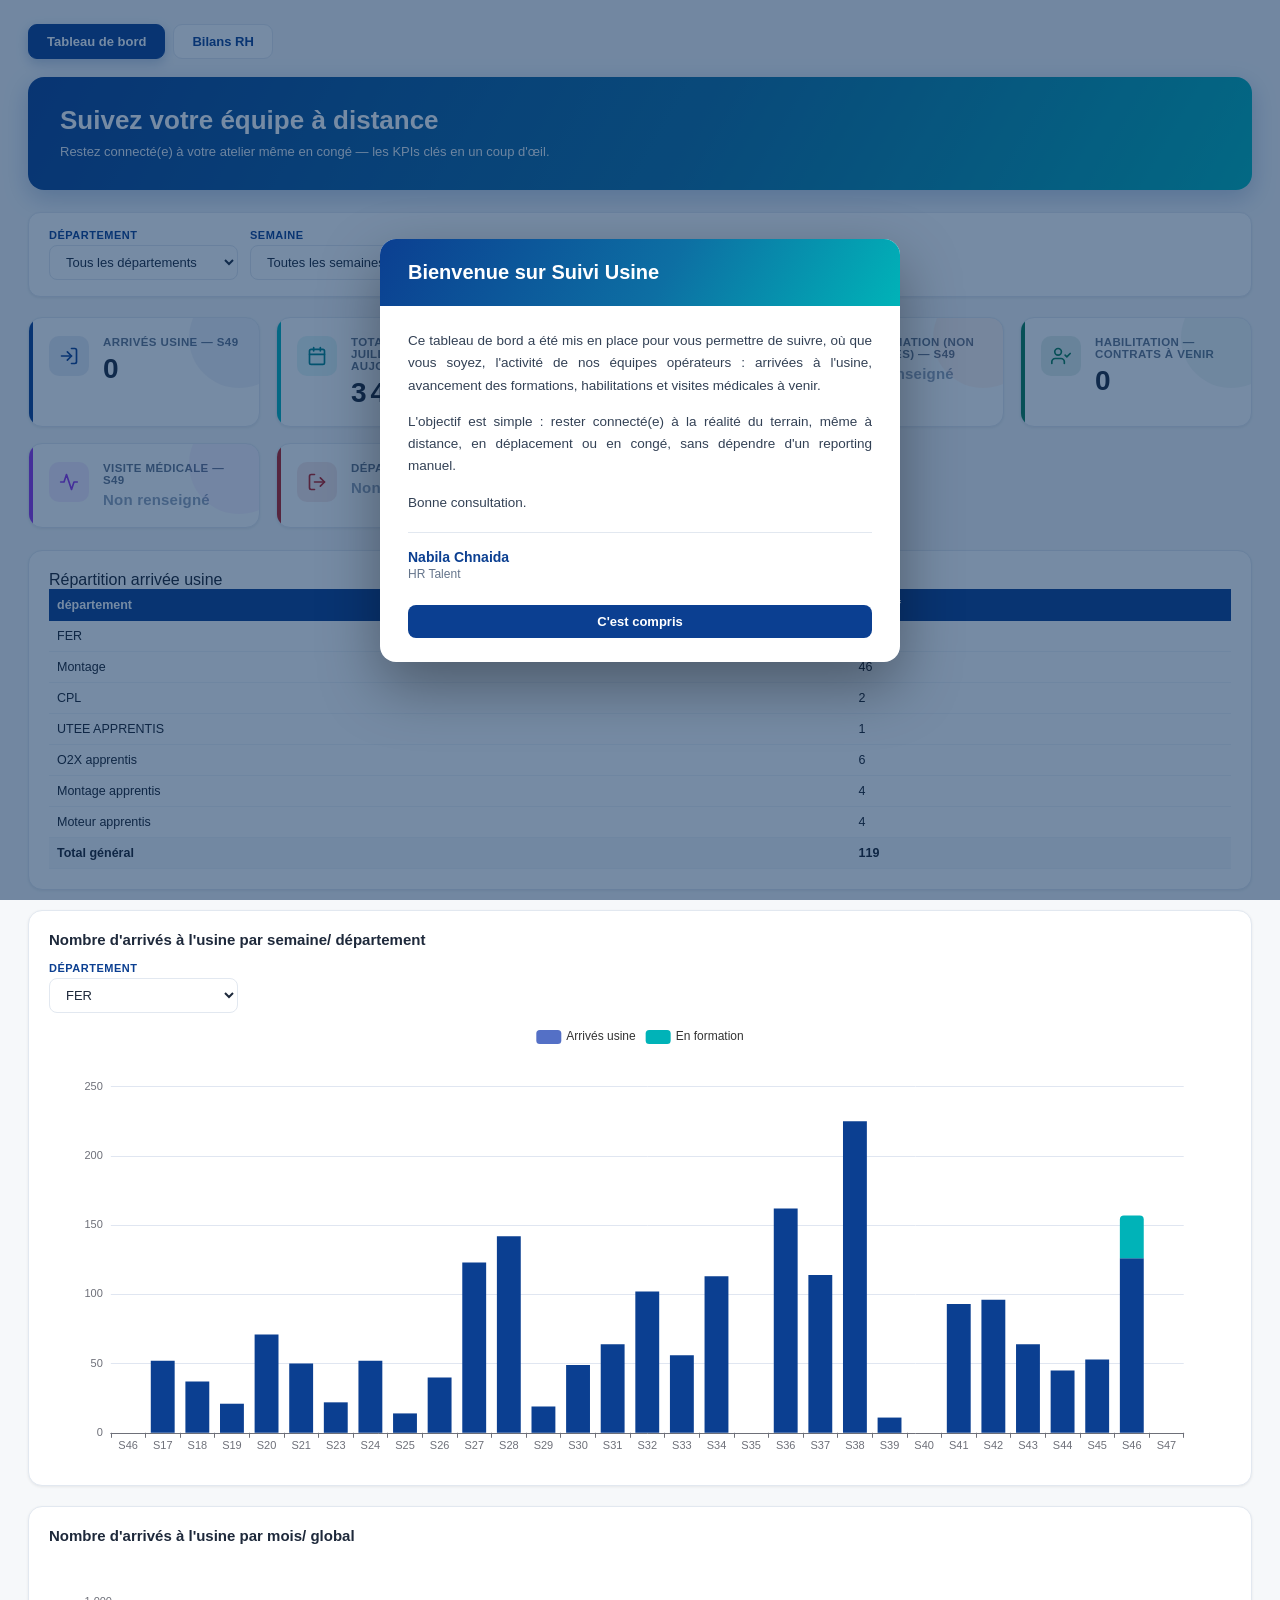
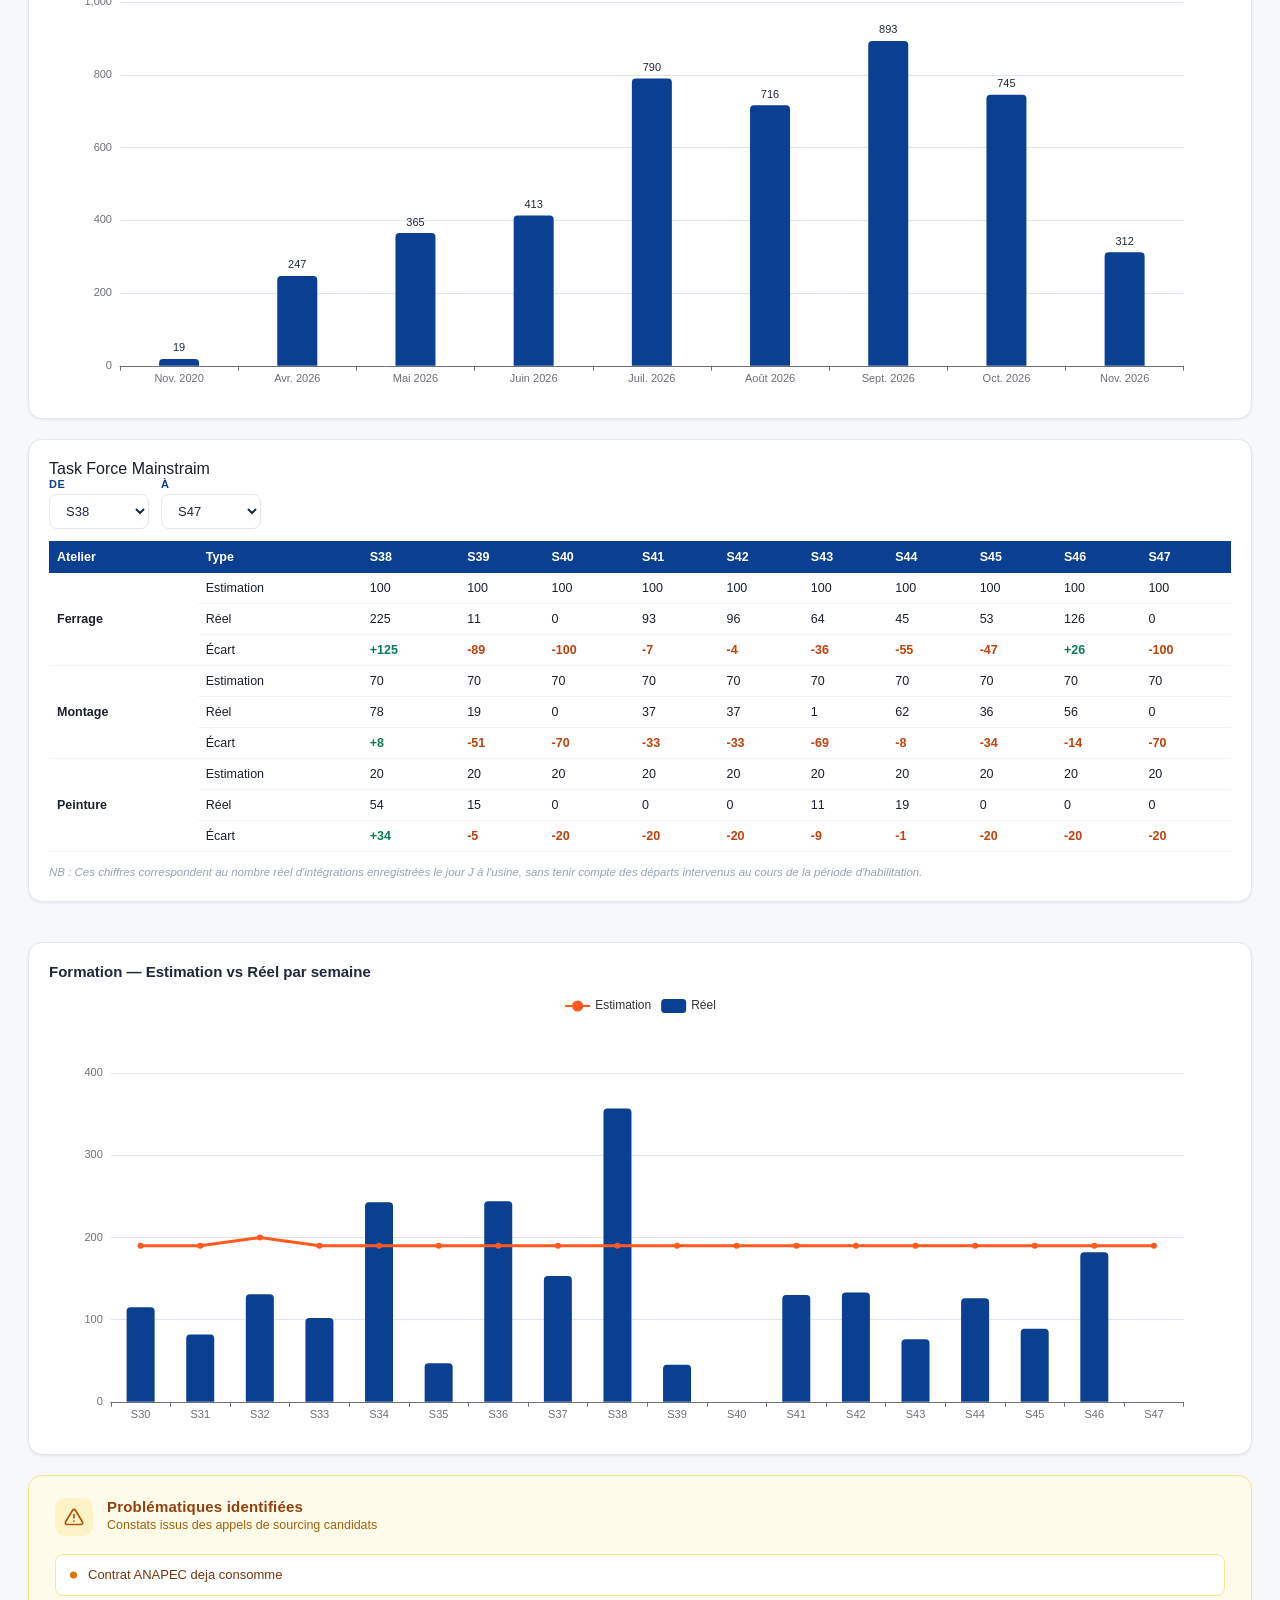
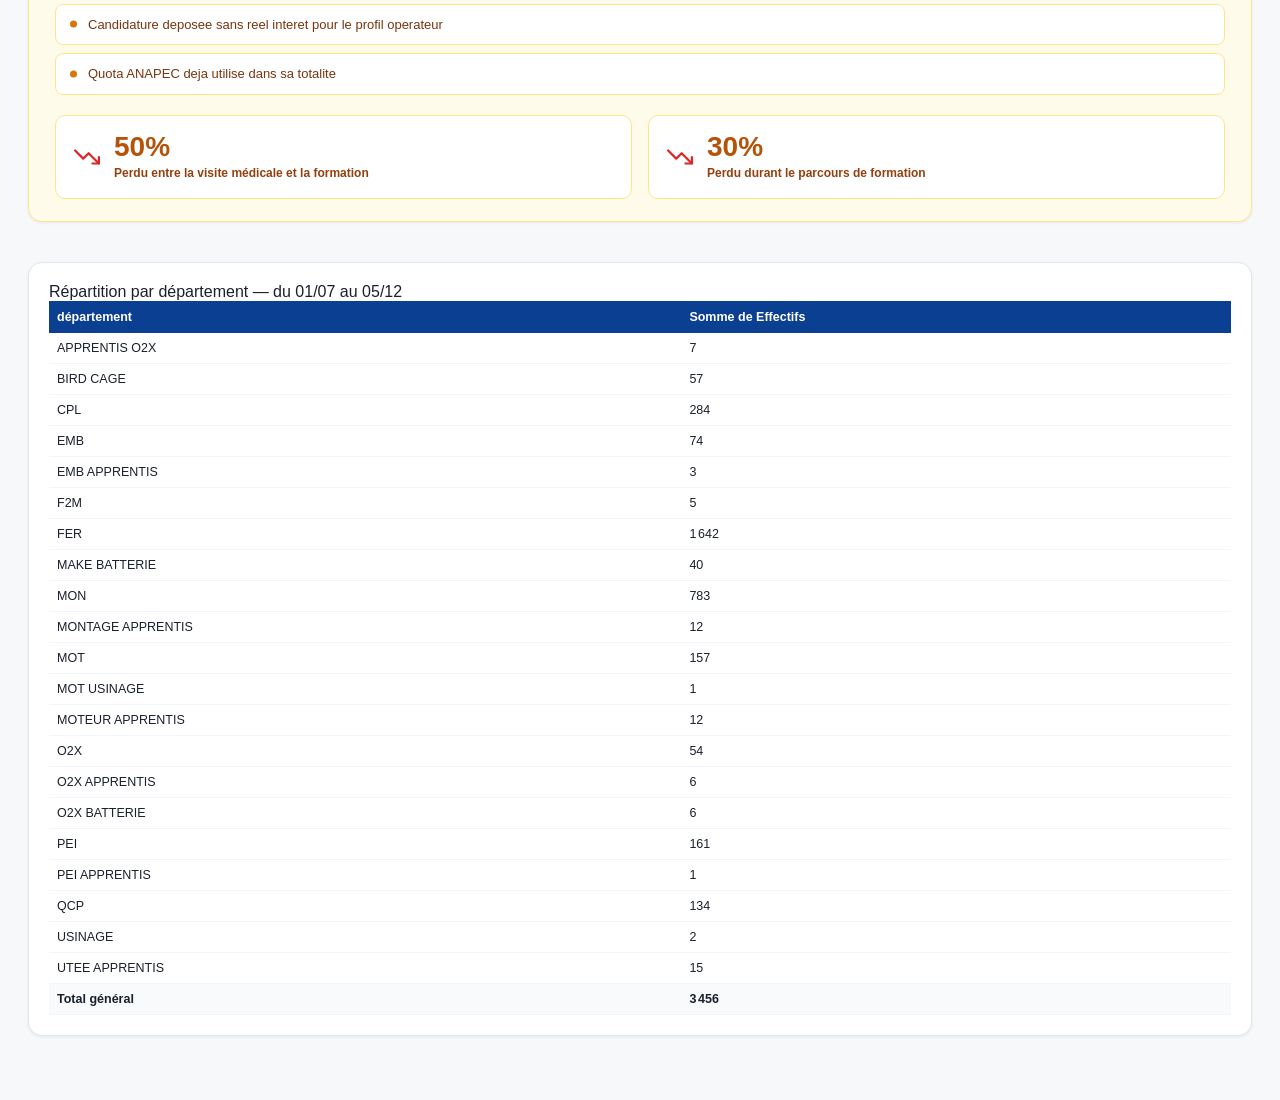
<file: dashboard.html>
<!DOCTYPE html>
<html lang="fr">
<head>
<meta charset="UTF-8">
<meta name="viewport" content="width=device-width, initial-scale=1.0">
<title>Suivi Usine</title>
<link rel="stylesheet" href="css/style.css?v=20261117g">
<script src="js/echarts.min.js"></script>
<script src="js/xlsx.full.min.js"></script>
<!-- Copie de suivi.xlsx intégrée à la page, écrite par mettre_a_jour.py (« Mettre a jour.bat ») à chaque import.
     Utilisée quand la page est ouverte en double-clic (file://), où suivi.xlsx ne peut pas être lu. -->
<script>
// @@DATA-START
// suivi.xlsx du 17/11/2026 10:52
window.US_SUIVI_B64 = "[base64]/[base64]/455OY9xWe8WOXRryhbVHbjwwL3Dv3xMutxOjgzS91eED+Q4HQjH24FwvBsIx/uBcJwNhOPDQDjO/xMHSzagLteXj44is2dQEK890rHHZRHd59xCRnvNkjqLowP8rb2Hw4A3l62M9iNvwqPuLn+J4u/IYIFBf4M5+q+hic8A6WiT5bXxQOQk1ku2+l7jMVy3hZQ4XuWYSM4XGQ9v+SHM++pREiHM7PB5jnI4efEeY3/6sWi3eOty2pr9AQAA//[base64]/IeS9O9tVRKTbvohQUBCpHzBNZrehSSYkUdu/N60WXahF0Mdk7tycuZPJbOOseKWYDPtWjqtaCvKKtfF9K58Xd6NrKVJGr9Gyp1ZuKcnZ9Pxs8kQWc2lKKxOSKC4+tXKVc7gBSGpFDlPFgXypdBwd5nKMPQRUa+wJmrq+gvjdQ04HnmKuWxnn+kKKxTaUl//iDY4yaswIiiONQixkMZsyi1hg7Cm3UrN6LNdpr6gKtYTjQM0PQM6oyIm7XCl2wF1n1G7Mpoa6GU4KymJKpgj2CVpckh2SPBxw73e1ue/4FNH49xF9YN2yenHk85EtfIIfFF/5bCy8cVwvmdenWC7/k4U2mbwmfXphGMKBCAa/cvoOAAD//wMAUEsDBBQABgAIAAAAIQCjjGhnVQQAAA0LAAAPAAAAeGwvd29ya2Jvb2sueG1spFZtb+I4EP5+0v0HX1RpP6WJQ0IgKl3xFi1SW6GWbe8kpMokBnxN4qztFKrV/vcbh5AGWK24LgIHv8zj8TzPjHP1eZsm6JUKyXjWM/[base64]/aNVb7HQzbv42GQVqlVgII3gfRvNo3x7i+WrKEPu6ki0ie35FUM5UYKCFSjWOmaNwzfOjyDT0YEEU+KFgCs47fbTmGdV3LeSqgA9z3E0VFRhQd8kyB1CrXf1dWJfZwzUHE6J5+K5igkDsgITgOtCQKyEJOiVqjQiQ9IwrmhaRiPhu4nuu053vhy3n/5gblgv9LIzWPiVwvOBGxqfNp3hAmOc2C/yFNEunIWBCNnce7/8eRAcdFsJffVAkE/yejG6DggbwCIUB7XOXrBCKOW89ZJAL8/N3zhu2hi0PTCZ2R6XZw1+wOXd9sd0LfCYfueOzjH3AY0Q4iTgq1rrjW0D3DBWJPpm7Jdj+D7aBg8bsb3+3qY+rnUbOf+6EPrKvaI6Mb+a4K3UXbJ5bFfNMzTOzAod4Ou5ty8onFag2y6touLNmNfaFstQaPsedrOxIp9kpnZAEj+giO9rNnHPg32vkXwsfUzYF/[base64]/VqRBRZEAmEJzwiycOedVDdmsUx1Te8cf3pRCCf/roYXODgIrzAV1ZjD0j4w/0BNJoKpB+lmrrYdrraX7pVN1KVT6hcDOQ88DoDu9V1TDeEFHdx1zYHg7ZreqOw5fl4NBx7oc5u/fYQbDXi8oOXQscqrSlRhVYA1KOyH+g2rEbrweVuoIreQTEM7kf6KJX1rxY+wNtRQs9cHD6euXB4dzu7PXPtzXj2/BSeu7h/Oxj1z1/fv7/v/zMb/73fwvppQC3gvEn4CLtduzXum63W0DVdP/TNTmh7Zsv13aHnDsbY9t8JTzbR68f4dlxr/+45bL63VbeD5l+DB9VLLZJUVVNa/fpCKx3XbSnZGu36PwAAAP//[base64]/aHr66NPsBgoxUjaZyQCJTQZaNqRt5Oz3c7EqHlquStVsDIAEgOxe3N/gVabt0mlE2PkVNRyIi0tn+gFIWEjmOse1BupdKm49aVpqY9F2deA82SJKfmtwYpLjSjY8mIOZZu/mno3eS/tXVVNQKetHjvQNkrI+inNmeUANaJclODZWRqIR1XdrEjJvQ6zCowzMoHsw0Ms/XBpNmSNIK34lHyRs3nNLV8FItC/OOyZF5LAp9P6oPJA8PkXmfSJWlQcgPlqzUus3C+MBdtH80msDUbrzUugJfLO7RD6wJ7Cruf2jd/HdiMtQ/mfkkY694kmK0YSzp+px+HXjxqxTcAAAD//wMAUEsDBBQABgAIAAAAIQC23Uk5TR0AAPzHAAAYAAAAeGwvd29ya3NoZWV0cy9zaGVldDEueG1spJPbjtowEIbvK/UdIt+TxAbCQYRVuyvUlXpR9XhtnAlYxHFqmwVa7bt37BBYlaqiFAWPc/A3/3h+z+72qoqewFip65zQOCUR1EIXsl7l5MvnRW9MIut4XfBK15CTA1hyN3/9arbTZmPXAC5CQm1zsnaumSaJFWtQ3Ma6gRrflNoo7vDWrBLbGOBFWKSqhKVpligua9ISpuYahi5LKeBBi62C2rUQAxV3qN+uZWM7mhLX4BQ3m23TE1o1iFjKSrpDgJJIienjqtaGLyuse08HXER7gxfDf79LE55fZFJSGG116WIkJ63my/InySTh4kS6rP8qDB0kBp6kb+AZxW6TRIcnFjvD+jfCshPMb5eZbmWRk5/p8dfDSP2Qnofu3TOZzwqJHfZVRQbKnLyl0wWjI5LMZ8FBXyXs7It55HTzHkp3D1WVkzeMYgE/tFafBPf9o9mQRN6zS603fu0jakkxjYUKhHdPxDE8Qbt+wdgIjf89pA43mDc5JX4570QsgtM/mGjJLdzr6pss3BoT44kqoOTbyn3Uu3cgV2uHT1FNsM60ODyAFehllBOzoa9P6AqhOEZK+kOJXuT7EHdHJo0HbDgaU/weT+chFIhTsbVOqy7xEdVCcDcCBGMHGcVsPKTD7DfIEqxbSK/xr0BsaQBivF3V4AjBeISwwaUqL/BKVfhlUOWb3e4Vy+IRTSf90Xmr/oGXHXmT/6nSW6DtYNYfn0ulf+6iN1pwwC8AAAD//wAAAP//rF3Lkhy5kfwVWl/XTCxkVddjjORBXVWm36BRnB0dJK0NuXr8vZCBwMs9gMyQ9bXhjYQngIAjgPT69OO3799/3r/+/Prl0+9//+eH3z+/hJcPP/7v699+fH5Zfjm/fPjtZ/zT9Q+X15cP3/7/x8+///VP3//yv/LHlw//Cqev337587/v3398+/63CDz8YXl9+fLp21rPH9eKpLpY8CP+9R9fwuunj//48unjN4W8Jcjy8qFCzj3krpDYkoq59JiHPunSYq4F8zESK+zis4jd63/Dbq3o88uxfeQN2CXISaifFuCVCpdLKj2H4wlIJUC4ZsAJqn8q4PzyMb7SlmNs1PtwXCsCjkfgmCCJ4ytyTIUNR+j/RwJMOCqAOZ7ei+NaUc9xOQDHBNF+xPGZCiccE2DCUQHMMU659+nHtSLgGIBjgiSOderIRL6nsoYizr8EqBRfYSw/FcAU47R+H4prRRtDNUESxSNQuKfCyvEEL+iRAA1HGAhPBTDHGJbeh+Na0cZQTZDEcYG5ek+FE44JMOGoAOZ4fS+Oa0XAEaLKW4IoR+zHVDjhmAATjgpgjrf34rhWtLF0JEjiGCAe3VPhhGMCTDgqgDmGw3uRlJo2elIx2pW08q9tiSqkLJEnCEwP/f9K9AxD/pkRBlNL5/xXSiAk+dFKgQXDq2KUKUoc1TiVKAz5h/57JbrAuH9mhEH03SRPMDQP6gHFKFF4DXctbboURM1DEbMuHeqe8G7CR2qCwUtMW+mzwIp31xpmTFH88OAdqp/wbvJHatpYVBSjKyeuKlo6Y4oSiJkONVB4NxEkNW2EXcUM4q6WzpiiEmKmQykUQAttbK6ymmm2RTRCW8WDEeMuz4vh9ZA3GKjaHooIt4y41KjTbTgCSJyNpmeRUptOkltq/PwyWhlUyUyarkplu+mgXDaanrVH03R6650+gR3PPQY2WdQmTVcBst10ECQbTc+SohkwuGGNPb02bjT8VXdMmq66YrPpcdB1mnjedEGvzZqM9YJZ8wwnjMZa2ox1EBsPRWyP9QV0w0bT09LeNp20gdRY3jqGVy1tmo67L0U0TR/lPkAJbDQ9rbMxXtXEC471pU1xLJTi0BxHGTBn3FTp/1dy1/qEPm0DS/tG09PC2TadIszSLd/[base64]/[base64]/XzDSezg2UwUzdoqYsEuIXexciuWY1chkx1cwdmBRPVIDCy0Lisj0lgOeFeoT9tA7uRSLoD+/[base64]/G3ow+J+K6OgNktQnl2QRdN95TK9NsgQKLChZbjTzULLgE57aij299+qSLILeoFcwMjZRsmhpM/VwJ5sRNW7i3QJF7KLnkiyvhmTBwVkw1tTTwsmqkBHjVUERu9i5JMsrSxYamwVjLnpa2tDDyJIRE3pGlmUw9V5dkkXQW2OzzbLQCbTW0NDDyJIRddHD9K0i9kSWV5dkEfQWvSxr7N7THEreDC0HjCz6jBo48RrJUxG7BqdLsrwmsRBDW01742ZIMboZwsCppc2yR/[base64]/[base64]/jMqgdHc/4A1cLV6yqciCq/[base64]/[base64]/cXHpG0Js92OkZGqIqVsocPMG2+aEPqX1MZoRWM0Y9GA4uPZPgQJHiTIMS2Ywkc3nlQG6EBVKW/FcQRtH6LH3LtGvNDweXrElwHKuYwWhQsmRg/jCXT3lqkmbG06FtwsElbhJ8I5ORQbr248KYi6csNVczY2norPGodQmccCjipZHhqFIb1Nqb7NanGZk6NXG3mGuomylj0BpNGdN0qZxwMOQFbofeGpQMWvTq00qmvalCZ9abDqUTDi6pk+DR6CyuxOP8VIMSSY77xlKeTQkXIwYlMRM/eNXdv9GdCmnbMlLl4eASPAm+HWuLIJHuxPPDXEvTn3hrhiFnjrUO2RMOLt2T4Ns8u1wO+dvmWqY8UfwYPC31MzhtCweX/Enw7TWlF0AchlDgnLg/EWLwdIigcHCpoATf2k82KJmfFIZICDFNhBg0HZmdgN6wG35z2Xq1TX2QXk+Vysswo61WMhu1BGGaVlOGi4o4qTYG+Fs0VX20+y485XwL2Z51dcc31k4tFvP8lEel3iTIGS+hNA/ZTmMFMVp10FT50W0vSSJk99ZEkzxRs/2rFsd0MdNUJVQgBk2jKePe9CkhtW2d76JDRcnCR3a+qoRmNBFi0FQl1L7xMU2fElLP1p4m92YRKTZNzOdg8j/aFiPEoOlRQugGuzU3jWzLBQ+ygtq6qnynBSW7vlZdi3vqXEONUgZNR+InOK1gs0/rNPWTKi2RlucmpnaM3kSIQdOjg5y2seoJO880h4qSQUu7MS1v8gO0TSHIGb2dmqc0oXZwUTqI56sj1Frag/[base64]/uucsTpNJCk1IlWjyliULIoOkRQuKU6+hMQ33g4h3nZkFJCOJBS8dbaH+Vq6ivwuDpUULiq+vgqfJjvqKoWW9eOlG+Zy/[base64]/4R2unuPs6eO655xzUMjgHIQ62dPJFWii7Dp/Wn1uV0R6JWeJnSMwnftRGeCPbVVGynaabJFreZCaZWBE/DTHP8ZcY9jp6zDpz4uWxlzu0F1GX4CmxoogaYqVa/NHc4DMTTvDNU1l1+83xEi8v51rG+6VHhsR4oqfsV8pG1qfsOPgRm9/[base64]/TF4eu76+GyKgzoEdzwxufTWoMwjrmxEPOlOgjBNqynDzI54/+4ftmoV3NHkC6QVZdOk8yvqzWxaXN6EQdMjhcQl2EHTkB8Xuh2i1sOjxTM7E896ExM7Bk2PEvL5Fwe1Du56kxfPilp7E1/DPddSJydW8WCIwdOQQsNf2/UZGQf1EO4XFQq2FSWjlu6HZK/imoWjc3aC3OierNWW8excRYdj2KrMaU9F+IeF1XI43uqR7RQtntnWeMYT9ZLB05PaEZtgB0/jkIt+LCSo97Dy5F9/zv7GM56Y2jF4ek65xHTYwdM65eJxW1AybvGjvZCdjmc8SQzxuPWIIZ/bcVC34u4ynhGHVKakccu/N589j2c8SQwxT48YEidjR39a130glxFFQkHZ4lbLm3jLcYjEEPP0iCGfA3JQ8+ENEV9RadxSIMoux7VDKWVCkBvaL5iNaX4ltf8ZdzEW3t+h6kPcEeUDvYqyF5bsd1x54sffgSAGT0MPjXn6rvyoIfGGiq8oU/Zl3+MZTdBDR7zU9wxmU0abT3EadnSnlY6hzJDaF49kX/Y/[base64]/6hVn+ONVEJFSXfSmpL9lGc8SQrRmmK1Zdyfvs/A1PB4PVcth2SsbCtq0J9JxcSDTUk1nI8HWjtzFSvk1y/3cDn+T4jj4lf9B/xd72cEyAWb2DI6wBYbY0dfGjrI4FhQa5NoPcnmyrkrj5iIeIQW8qu8zt++/v79zy8ffv/+6+eXtfyXRxDrmb98fjm8rC/h1L0EPMiJL6E0il+CL2ek/sr9xCUxWFH2njS7NJcBTT+RGFpI9xZ+COvIY/3u80i/9ZL/MbaQufqEkholb3HtDtHQXiV2DqkgSl+3kAlX8ojPdZtcfQdp6pq8xbXomEGgQikUSORnA+e16ydc8cPnOIbLs7lffTeF1GS550r3MCvK3J5mp+YykXGzEidqI6pmQ5gu29ZHM9VVezhiliVVmGp3dwjd7OMQJk1EV2tbyGwI04Vb/UdrCPsMnoN6K/drLSnEilq79UYXUrKH86RfW4irX+uzqV99bs9BzZq3uBZlYw7h7PhcqdJy20Jm3UpiozaQqfqSSWrcvEW1nHtJt5JUzPbPlStF4RbiisK1hczVJ6PUxnmLa0n2rFzPdPKUzaAL18D92qSUZlGY+7U8m7muImN/aLLcmK88XTs5Rb+SE9AXmnJGjw7im65j1SRuzQ6u1rUj5trfoaYEN1pEHw/0YX0LmY1h2FE+g/[base64]/oStUHJEMbwnMtrt+LdkkcHmXHF25ZmC0cu0IvP7TrBt9n3uSg8x8y1NOzxVmkHmbHHK5hmC0cH1YvPAzvBt8NX/2EcfmCUa5mynymtZlVi9o4rUYvPGTvBkT3ulRrUOvJ54KP2ol/IyjVsTnIm77gotfjsshMcBz6K7Aa1kudxj6LMID879pv2vOP61OLz0E7wbYXSiTHueRRj+CubMeTNMloNecze2Q2sqO7e9eJz1k7wzZBXTa9l2FPXo2/28YiH2/lBW+P+Fe+1mi1sPsUB9j7Flq20o1SozoR4ZWOpqJU9baRzeQ55p/hZb78pixuNPYrtFC+n9//4bJ69fdt1WQ/H9h8zJfh233eZMPxZhnuupQn4eHzYQSbLHf26jtnC4WIvTtr7pU423m77nnaiS0VJ3+OZeC6v7OlHhDrIjD1JHauFw8Ve7LEd7K2b66Rps7e3/lwiLfboyX002DcZNR97h9fB4jPzTvDNxX5u5p0rmXb9LH9WQz791ondwMG3GYvP4jvBN9e7bASeup4jPl7dOpHI1Ro2Iz4pnfroPTHPdSyZMj6bSqc3/sbMS66k6XkmPzuVbHqeye+ReR9//Pb9+8/7159fv/wHAAD//wAAAP//RI5BCsJADEWvMmSv7SAilo4LFwUXrnqCkaZtsDZDmqIo3t2OtpjFT14CPz/3o3JBnaIYwdrB0WaFBfOQbKTKwSudazV1GyX9y3J7Q3LIg2/w7KWhfjAd1uogXe/ACDXtMiuH73YL5sKqfFuoRV+hRNqAqZmnND+YfUvUMZjgA0pJT3SwB8NC2KtX4t5BYFHxpNO/LMaWU2VjqOTOch1aRD18AAAA//8DAFBLAwQUAAYACAAAACEANbaj2f4FAAC/FwAAGAAAAHhsL3dvcmtzaGVldHMvc2hlZXQyLnhtbJyTy47bIBSG95X6Doh9gnGSyYwVZ1TNKOp01XZ622J8HKOAcYHcWvXde7Bzk7KJxrK5Gb7/P3CYPe6MJhtwXtkmp3yYUAKNtKVqljn9/m0xuKfEB9GUQtsGcroHTx/n79/NttatfA0QCBIan9M6hDZjzMsajPBD20KDfyrrjAjYdUvmWwei7BYZzdIkuWNGqIb2hMzdwrBVpSQ8W7k20IQe4kCLgP59rVp/pBl5C84It1q3A2lNi4hCaRX2HZQSI7OXZWOdKDTGveNjIcnO4ZviNzrKdONXSkZJZ72twhDJrPd8Hf4De2BCnkjX8d+E4WPmYKPiAZ5R6dss8cmJlZ5hozfC7k6wuF0uW6syp3+TwzPAmsciGSQ8FhfPPzqflQpPOEZFHFQ5/TDOfqVTyuazLoF+KNj6izYJongFDTIAinBK/lhrXqWIZ8dHqB/ztbB2FRe+4JQEJXy3IEoIGdQGnkDrnH7hU8z5353qJz7NYh9l2Un3sn30sOjy/LMjhfDwZPVPVYYapfE+lVCJtQ5f7fYjqGUdcHSC+xETKiv3z+AlZjIaGqaTqCOtRiiWxCi8kmjdiF1Xb3tmmgzH6WR6z3E+KcCHhYpMSuTaB2uOygdWTxkfKFifKZNpMroBwjpH/wEAAP//AAAA//+UmNty2jAURX8l4w8oyIYkdAgzxcaYW7j28spQZvqSpBNo2v59JVmWpb1ViB+ztDk+Oto6ktI//Tgez9n+vB/0X19+37w+RJ3o5vRz/3x6iMTHWP7xR3T2h4/f/2bH0+H4fH6I2h/ibjToH5T4k1LL3yTRjRw5Sfw2SDr91tug3zoYzdBqWoakRDIiIyI5kTGRgsiEyJTIjMjcJS1ZGVueLpRHzj6Rsz/8Op1fnvKX16e9LIS4UraxiiJ/2IlkSbzwt42qr9TyazKarX6vC9W3GrU2MaxNWo7qBX0bdG6T5M7/eYaCbuILRiZ+28lB+JI8IIl9yTgggQ8VAQnMZmIkrhuhHNNAlFs/l1kgClRlHpDc+1EWAUnPlzwGJKLta5YhDdR3FdJAgdehjKF8m5AG6rcNaaCAu5AGKvg5pIESfglpoIZfQ2WGGn4Laeqcvf1312j/KTXsPwG2HVqN2n84mpajF/YfCjpQ7JGJ7+0/yCG3mqoDj4kURCaGJLqrQ02n5WAigi1/[base64]/WKShsCLtHrBuaoYvZV8GqBVsf6vAZ5WQO6LJcii5nhAFavY8FuU7Ur7QKBA+JC+/s9Ub7z8Zqdvt+x/swlyGdUb6XB4bJAtbNYTCQ7411MWp+pw8Qa+kba5Zgfmr0/f9ccxZHYijevj745iOz3Fit+NfnZdWVwbRVRwyShllBjm1HnnIq3XsNpHrOdn2UC3jUAfw0kwZZQZ5OdlOgb6Nm6x/ptVeAiNGOaOxQa4nPVTWqVX/++ofAAAA//8AAAD//0SOUQrCMBBErxL2AFaxIkgSkH4JCl4httsk2GbDZlW8va1Q/Zs3zDCjR2SPDQ5DUS09khjYgNU/VzH2Bo714VxDZXX1j1udAyWU2F5Z9ZTk1BnYg5J3RgOJGkpP5BIpzcXsPF4c+5iKGrCfZtarKczRh0UL5a+7A3UjERoXCug65Jm2MC2RLDAfehHfS0AU+wEAAP//AwBQSwMEFAAGAAgAAAAhAEWrAKwbAwAArQcAABgAAAB4bC93b3Jrc2hlZXRzL3NoZWV0My54bWyck0tPwzAMx+9IfIco9zVtN8ZWrZsQCIHEASEe5yx112h5lCR7CfHdcTvWIe0yUbWNazc/28k/k9lWK7IG56U1OU2imBIwwhbSLHL69nrfG1HiAzcFV9ZATnfg6Wx6eTHZWLf0FUAgSDA+p1UIdcaYFxVo7iNbg8FIaZ3mAT/dgvnaAS/aSVqxNI6HTHNp6J6QuXMYtiylgDsrVhpM2EMcKB6wfl/J2h9oWpyD09wtV3VPWF0jYi6VDLsWSokW2ePCWMfnCvveJgMuyNbhneLTP6Rp/SeZtBTOeluGCMlsX/Np+2M2Zlx0pNP+z8IkA+ZgLZsNPKLS/5WUXHWs9Ajr/xM27GDNcrlsJYucfsW/Vw/HpHnFvRi10FqH2DedTgqJO9x0RRyUOb0ZZM8jyqaTVj/vEjb+j00aOc6tXTaBR0wTI8GDAtEIg3Ac1nALSuX0KblGSX+20MZGJOuYf+0D/76V8LMjc+7h1qoPWYQKzwoelQJKvlLh6BxHySAepldd6MVuHkAuqoAT0NvKJSt2d+AF6hfrjPBnNv0BAAD//wAAAP//lJPLDoIwEEV/hfQDhApINYVExffzFwiSuFJDiY+/dwRDZyZsWLBgzs2d9s5Um2tRVGlWZYku7y+njEUgHPPIbiYWciJHwnnLIMsnl09amLy4VbHwBsNQJDr/iaeghpKB/2fiafeZaDeHD7xaQ/DoYQjq1lC2hnWzGWZDyuaY+ZSlmAWULTALKVtiNqJshVlE2RozRdkGszFlW3J3m2Z9+R2BLJk9gSyaw28AsfDHKFnFYjh2aVgcpy4Ni+XcpbHxkL2Ieu0FqO1e8AFH9f4F9uKkkerVCNS2Ed8W1TRig1s2ZemxYW//dcnOe27qij8Y177GLwAAAP//AAAA//88jEsKwkAQBa8y9AGMLiSbTDauXAheYTQ9H9R+Q08T8fYmAd1VQVFDzRC2cr+qixA7T556cvap7ElwgsysrUCoG4caEl+CpiLNPTmap/2uP5LTkvJfDNXTgdwNZnhtmDlMrGu9xBGwnyzP7g19tMxs4xcAAP//AwBQSwMEFAAGAAgAAAAhAGhptdefAgAAwQYAABgAAAB4bC93b3Jrc2hlZXRzL3NoZWV0NC54bWyckktvgzAMx++T9h2i3EuAPrai0mpbVa23adrjnAZTopIEJelL0777DF1ppV6qRhDAdn628X802amSbMA6aXRKoyCkBLQwmdTLlH5+zDqPlDjPdcZLoyGle3B0Mr6/G22NXbkCwBMkaJfSwvsqYcyJAhR3galAoyc3VnGPn3bJXGWBZ80hVbI4DAdMcanpgZDYaxgmz6WAqRFrBdofIBZK7rF+V8jKHWlKXINT3K7WVUcYVSFiIUvp9w2UEiWS+VIbyxcl9r2LelyQncUrxrt7TNPYLzIpKaxxJvcBktmh5sv2h2zIuGhJl/1fhYl6zMJG1gM8oeLbSor6LSs+wbo3wgYtrP5dNlnLLKU/4f/q4DOqt7AT9urtbP3S8SiTOOG6K2IhT+lTlDw/UDYeNfr5krB1Z++kluPCmFXtmGOasA5lF7GzRo5vliy4gxdTfsvMF6h7lH0GOV+X/mQcBlEvHMT91vVutq8gl4XHA2htRp9k+yk4gVrEnAEGs/EfAAAA//8AAAD//5TT7QrCIBQG4FsRLyD3obOGExq7ETGhXyvm2OruO43YSTHIf+r7woNyVP7q3DyY2Wg13VYydbSkxN/N6GHVVpQ8Sm5se3kOzls3zh0tDpWgWtl39wxlOPKwXzSvFVu0YvYT9kHI95ABtGsg/K9BGTURaUHYpLU6R4MyajLSgvCY1niOBmXUTpH2HYoirYkcDcq7JspIC8IqrTU5GpRRi6ek2Ybn161kjgNldHDgtlHt5ebU8esx/AEvAAAA//8AAAD//7IpSExP9U0sSs/MK1bISU0rsVUy0DM3VVIoykzPgHNK8gtslQyVFJLyS0ryc8HMjNTElNQikGqg4rT8/BIYR9/ORr88vyi7OCM1tcQOAAAA//8DAFBLAwQUAAYACAAAACEAN20MBUEEAADDDwAAGAAAAHhsL3dvcmtzaGVldHMvc2hlZXQ1LnhtbJyTTY/bIBCG75X6HxD3GNvJRhsrzqraVdS9Vd1ue8Z4HKOAcQHnQ1X/ewfSOJFyiRbZMGbMMzPwsnw6aEV2YJ00XUmzJKUEOmFq2W1K+v5jPXmkxHne1VyZDkp6BEefVp8/LffGbl0L4AkSOlfS1vu+YMyJFjR3iemhQ09jrOYeP+2Gud4Cr+MirViepnOmuezoiVDYeximaaSAFyMGDZ0/QSwo7jF/18renWla3IPT3G6HfiKM7hFRSSX9MUIp0aJ43XTG8kph3YdsxgU5WHxyfKfnMHH+JpKWwhpnGp8gmZ1yvi1/wRaMi5F0W/9dmGzGLOxkOMALKv9YStnDyMovsOkHYfMRFrbLFoOsS/on/d8mOGahSyfpNHRX7S9dLWuJJxyqIhaakn7JirdHylbLqJ+fEvbuyiZBjpUx2+B4xTApEhwoEEEYhOOwg2dQqqRvGWrc/Y7QYCOSjcxr+8xfRwl/s6TiDp6N+iVr3+JdQUwNDR+Uv0wukmyWzvOH0fXd7L+C3LQeF+BslEtRH1/ACdQv5pngz5iCMArjYU+0DBcR9ccPcdyfwuXpiK7A+bUMRErE4LzR55RiMRH1DwAA//8AAAD//5SW7W6CQBBFX8XwAFW+oUGSKqDyqfAExpr0l23E2Pbtu7iG3ZnObsK/9pxrOxmuOlH/cT7fkuPtGEfXz+/ZdWmYxqz/Ol569tOrGRqzH9M5nl7ff5Nzfzpfbktj8WK5RhydhvAbSzPUs9/vse1F83sczU9PuZKlBd0avBC6RHYOdKnsXOgy2aFZNrLz4eu2sgug28kuhC6XnbmAsgDShLIEEq2mGp7A0rDZ7sfVBmgNNZVB62ioDFrLnsqg9RyoDFpTS2XQujoiE4qtzVn/xhJak0rI0qKEaPqV9eimuUDPZ63giYKnCp4p+EbBtwq+U/BcwQsFLxW8Glb6aNXwVv23jlqvG73e6/[base64]/6kgKTeZMmY2kxGbo8Eo+fagt0LKScWz6ejHPHtdHtw7l09YCB/UkDs7QYGF1Dqf8cGN16NM45tkzxV8BcwaS5WHqcy8PHZsDnkt7W/D/NxUn9BwAA//8AAAD//zyMSwrCQBAFrzL0AYwuJJtMNq5cCF5hND0f1H5DTxPx9iYB3VVBUUPNELZyv6qLEDtPnnpy9qnsSXCCzKytQKgbhxoSX4KmIs09OZqn/a4/ktOS8l8M1dOB3A1meG2YOUysa73EEbCfLM/uDX20zGzjFwAA//8DAFBLAwQUAAYACAAAACEAYFE5UMQCAABFBgAAGAAAAHhsL3dvcmtzaGVldHMvc2hlZXQ2LnhtbJyTTW+jMBCG7yv1P1i+BwMl2QaFVKtWUXurqu7u2ZghWPEHsk2TaLX/vWPSJJVyiWqBDTP2MzPMy+J+pxV5B+elNRXNkpQSMMI20qwr+vttNbmjxAduGq6sgYruwdP75c2Pxda6je8AAkGC8RXtQuhLxrzoQHOf2B4MelrrNA/46tbM9w54Mx7SiuVpOmOaS0MPhNJdw7BtKwU8WjFoMOEAcaB4wPx9J3t/pGlxDU5ztxn6ibC6R0QtlQz7EUqJFuXz2ljHa4V177KCC7JzeOV43x7DjPaLSFoKZ71tQ4Jkdsj5svw5mzMuTqTL+q/CZAVz8C5jA8+o/HspZdMTKz/Dbr8Jm51g8XO5cpBNRf+ln2OCaxandJJO4/Rl/KfLRSOxw7Eq4qCt6K+sfCgoWy5G/fyRsPVfnkmUY23tJjqeMUwat7KLvatRji+O1NzDg1V/ZRM61D3KvoGWDyqcjfMkK9JZPj25Xu32CeS6C3gArWPry2b/CF6gFjFmgpsxrLAKc8OZaBl/KtQS343r9hguKfLpz7sswmvwYSUjkxIx+GD1MamxhBH2AQAA//8AAAD//5SS0QrCIBSGX2X4AJnuzGo4IduLiAldrZhj1dt33GKmFLQ79f8OfOdH6S/ODa0ZjJL99V70DWGk8DfTeTzVJSkeDIytz8/Weeu6oSHbDa+IkjawR4TxyeN9VFUl6agkte9QJ6FIw9NnCLCEFC0WFb5GJcAN4YfJBQSHXAeB6LrLdPg0xoB9N8Ei/i8lwIlJtrtGIJrsM5NyMhFxJqkE1ogEOBHJttYI/K4EZpE4M4vQ+GVeAAAA//8AAAD//7IpSExP9U0sSs/MK1bISU0rsVUy0DM3VVIoykzPgHNK8gtslQyVFJLyS0ryc8HMjNTElNQikGqg4rT8/BIYR9/ORr88vyi7OCM1tcQOAAAA//8DAFBLAwQUAAYACAAAACEAkkr7l/cCAACSBwAAGAAAAHhsL3dvcmtzaGVldHMvc2hlZXQ3LnhtbJyTS4/bIBDH75X6HRD3GNt57MaKs2p3FXVPrao+zhiPYxQeLpCXqn73Ds7GiZRLtMiGMZjfzMB/Fk8HrcgOnJfWlDRLUkrACFtLsy7pzx+r0SMlPnBTc2UNlPQInj4tP35Y7K3b+BYgECQYX9I2hK5gzIsWNPeJ7cDgSmOd5gE/3Zr5zgGv+01asTxNZ0xzaeiJULh7GLZppIAXK7YaTDhBHCgeMH7fys6faVrcg9PcbbbdSFjdIaKSSoZjD6VEi+J1bazjlcK8D9mEC3Jw+OT4js9u+vkbT1oKZ71tQoJkdor5Nv05mzMuBtJt/ndhsglzsJPxAi+o/H0hZdOBlV9g43fCZgMsHpcrtrIu6d/0rY1wzGKXjtJZ7K7aP7pc1BJvOGZFHDQl/ZQVnx8pWy56/fySsPdXNolyrKzdxIVXdJMiwYMCEYVBOA47eAalSvp1jKn5Pz002ohkA/PaPvNXvYS/OVJxD89W/ZZ1aLFWsFRqaPhWhcvkPMkm6SyfDkvf7f4LyHUbcAPO9nIp6uMLeIH6xTgT/BlDEFahP+yJlrEQUX/80I/7N3cPyfQhHWeRXYEPKxmRlIitD1afY+qz6Vn/AQAA//8AAAD//5TT4Q6CIBAH8FdxPEAoIFpDtpwvwoitT9bEWb19JzYohlt8U+6//fDuFPZqzDyoWUkx3R7F1KEKFfauRgtPJ4KKZ8WUPl1eg7HajHOHygOpkRR6zZ4hDEcW3hdZHwVepMD6U+y/i7z0RQyQ10D4X4Ow1yoaaWS7BE87NMeBsHd4FTnUOWzHYTkOhL1DYoc5h6Q/p85hIOwZGjPrLBcZTn+mw3MYCIeuhXu7Rem5Y3aa1uQwEA5MvATNNpx009ocBsKBYdEOtEkGh5/pDQAA//8AAAD//7IpSExP9U0sSs/MK1bISU0rsVUy0DM3VVIoykzPgHNK8gtslQyVFJLyS0ryc8HMjNTElNQikGqg4rT8/BIYR9/ORr88vyi7OCM1tcQOAAAA//8DAFBLAwQUAAYACAAAACEAa9oz7pkCAABkBQAAGAAAAHhsL3dvcmtzaGVldHMvc2hlZXQ4LnhtbJySTWvDMAyG74P9B+N76iRNujU0Lf1ku42xj7PrKI1pbAfbXVvG/[base64]/aHbMi4OJMu+78KEyXMwodsB/iLiv9XUpSeWfEvrP9P2OAMa7/LZjtZ5PSzH62mi9kqDZL5YBkky0UUzJLhfXCXJul8Fg/TsJ9+0fGokDjhtitioczpNMqWMWXjUaefNwl79+dMWjmujdm2jkdME7ah7CJ21cnxyZI1dzA39bssfIW6R9kXUPJd7Z/N/gHkpvJoTbHsdu5ZcVyAEyg4BPfiFNnfAAAA//8AAAD//3yR0Q6CIBSGX8XxACEolQ7ZKu09GLF1ozQhq7fvKGXKWHdn//n4x7fD7VVrV0snBe/NI+krRFBib7KzMJUM5grlFCXqbp1pz6ZvpZuYJ8mlKi+vWlulO8jSDWVIcDV2HMYS/xA2FuJBsILjQXCsPswxwhRkzZxiDF0zdYzJ1kwTY/KZwaA++4Ps0v+/J8CzIE0DQTp571jg5GOyDTS+8T6oafwiW+T+v/h3uzcAAAD//wAAAP//silITE/1TSxKz8wrVshJTSuxVTLQM1dSKMpMz4CxS/ILwKKmSgpJ+SUl+bkwXkZqYkpqEYhnrKSQlp9fAuPo29nol+cXZRdnpKaW2AEAAAD//wMAUEsDBBQABgAIAAAAIQDF4PRkxAcAABIiAAATAAAAeGwvdGhlbWUvdGhlbWUxLnhtbOxazY8btxW/F+j/QMxd1szoe2E50Kc39u564ZVd5EhJlIZeznBAUrsrFAEK55RLgABJ0UuB3logCBqgARr00kP/FAM22vSP6CNnpBmuqNjrDzQtdvcyQ/3e42/ee3zvDTl3P7qKGbogQlKedL3gju8hksz4nCbLrvdkMq60PSQVTuaY8YR0vTWR3kf3fvmLu/hARSQmCOQTeYC7XqRUelCtyhkMY3mHpySB3xZcxFjBrVhW5wJfgt6YVUPfb1ZjTBMPJTgGtZPoH38CZY8WCzoj3r2N9hGDKRIl9cCMiTOtm+QiJez8PNAIuZYDJtAFZl0PJprzywm5Uh5iWCr4oev55s+r3rtbxQe5EFN7ZEtyY/OXy+UC8/PQzCmW0+2k/ihs14OtfgNgahc3auv/[base64]/ffHZZy+e/xkd0WWkMlWW3CFOlmW5H//45b9//xv0r7/84cevvnbjZRn/6tvPX/3t7z+lHpZaYYqXv/3u1fffvfzdF//85iuH9p7A0zJ8QmMi0Qm5RI95DA9oTGHzJ1NxM4lJhKklgSPQ7VA9UpEFPFlj5sL1iW3CpwKyjAt4f/XM4noWiZWijpkfRrEFPOac9blwGuChnqtk4ckqWbonF6sy7jHGF665BzixHDxapZBeqUvlICIWzVOGE4WXJCEK6d/4OSGOp/[base64]/g/ixWmURxJ0lIJ7tE/raYSt2qXvpTte18Ly35usMViXz266LkGG3FgGEvsb22aCmTVBETATTNGRK92CiOX+QkTXVSO2csot7EVbuAEaI6vfiWnyuubnBAvBL/87vc8H63rcit+l39mXVw6vdTn7cP+Dvc0Qr5JTAuVkN3Hdtja3rY33f9/a7FvLtw3NbUNz29C4XsE+SENT9DDQ3hRbPWbjJ96777OgjJ2pNSNH0mz9SHitmY9h0OxJmY3J7T5gGsGlfh6YwMItBTYySHD1K6qiswinsD8UmB3PpcxVLyVKuYRtIzNsNlTJNd1m82kVH/N5tt1p9pf8zIQSq2Lcb8DGUzYOW1UqQzdb+aDmt6Fu2C7NVuuGgJa9CYnSZDaJmoNEazP4GhJ65+z9sOg4WLS1+o2rdkwB1LZegfduBG/rXa9RzxjBjhz06HPtp8zVG+9q57xXT+8zJitHAGwt7nq6o7nufTz9dFmovYGnLRLGKVlY2SSMr0yDJyN4G86js7zv/lMBd1NfdwqXWvS0KTaroaDRan8IX+skci03sKScKViCLmGNh7DoPDTDaddbwL4xXMYpBI/U716YLeH0ZaZEtuLfJrWkQqohllFmcZN1Mv/EVBGBGI27nn7+bTiwxCSRjFwHlu7PlVyoF9zPjRx43fYyWSzITJX9XhrRls5uIcVnycL5qxF/e7CW5Ctw91k0v0RTthKPMYRYoxVo786phOODIHP1nMJ52DaTFfF3rTLl2d865CryMWZphPOSUs7mGdwUlC0dc7e1Qekuf2Yw6K4Jp0tdYd+57L6+VmvLFfWxUxRNK63osunOph+uypdYFVXUYpXl7us5t7NJdhCozjLx7rW/RK2YzKKmGe/mYZ2081Gb2nvsCErVp7nHbtsi4bTE25Z+kLsetbpCbBpLE/jm5Lx8ts2nzyB5DOEUccWy026WwJ1pLdNTYXw75fN1fslklmgyn+umNEvlj8kC0flV1wtdnWN+eJx3AywBtOl5YYVtBZ3dni2oi10umi3YrXDWxl7rV23hrcTmmHUrbLYWXbTV1eZEXffqZmbtsOypTRo2loKrXSvC8b/A0Dpnh7lZ7oU8c6XyThuu0ErQrvdrv9GrD8LGoOK3G6NKvVb3K+1Gr1bpNRq1YNQI/GE//BToqSgOGtmnD2M4DWLr/AMIM77zEUS8OfC6M+NxlZuvG6rG++YjiCC0PoLIvmhAE/2RgweOBFrhKKiHvXBQGQyDZqUeDpuVdqvWqwzC5jDsQdFujnufeujCgIP+cDgeN8JKcwC4ut9rVHr92qDSbI/64TgY1Yc+gPPycwVvMTrn5raAS8Pr3n8AAAD//wMAUEsDBBQABgAIAAAAIQD7hTBLpgUAAGIsAAANAAAAeGwvc3R5bGVzLnhtbOxaX2/qNhR/n7TvEOWdJoGEJohwVdoiXemumtRO2msIDljXiZFjeuFO++47dpLGFBICBQrbkKrGjnP8Oz5/fez+l2VMtFfEUkwTX7duTF1DSUgnOJn6+h8vo5araykPkklAaIJ8fYVS/cvg11/6KV8R9DxDiGtAIkl9fcb5vGcYaThDcZDe0DlK4E1EWRxwaLKpkc4ZCiap+CgmRts0u0Yc4ETPKPTisAmROGDfF/NWSON5wPEYE8xXkpauxWHv6zShLBgTgLq07CDUllaXtbUlKyaRvRvzxDhkNKURvwG6Bo0iHKJNuJ7hGUFYUgLKh1GyHMNsr/G+ZAdSsg2GXrEQnz7oRzThqRbSRcJ9HSQnme19T+iPZCRegYTzUYN++lN7DQj0WLox6IeUUKZxEB2snOxJghhlI+7mnKbaU8AY/SHGRkGMySp71xYdUuT54BiDAESnIcBkkGonM8Xgo042FpAK7uySOzYd+/oo/63Peh8QPGZ4K3c7GcnpmvL3UbpyQXdK4+hAjyDjtWU/p1K5R9QgKewU1BYT8mZJt8JooGPQB5fDEUtG0NDy55fVHEwmAe+Yab0ct2P0lAUrq+00/yClBE8Eium9NNRc5TqmY3tdQWacv8DJBC3RxNe7UvENBbAwySbg3s+VO4WurnEs/Ip5c+t5nmt1Xdf17I5l21Jnz4qgAwhuHcd1LK9tw59Ut9MjkL7qhNMoHsrcey4pXVDdMWUTCOhFGLBM0Jusb9AnKOKgLQxPZ+I/p3OhO5RziHqD/gQHU5oERHjv4gv1S8gEIOj7eowmeBED2cxPvdc5MUk+R/EFn0GYrxov0UgwDScA2AXqRhNkDDbnrxbtf4a7TD+uVCQ7VPTiVO7kJlWr01duUFfB27o5XZU49jam/5WtMp7mgRXidIgIeRYB9c+oDNYQJJeRliziUcy/QhoH+3GxjyoeIX/LH7O4nDVEvFapZbQVsrZ9EF1tGb1NUIWqDQBzVPBYorJg95l/rQXzOVmJDajYWuYt+KZsDWXKUrbvCJ4mMco+GPRhc5Y1tRll+CcQEhvXEN4j2NdD9YLjUOkRy7GMqheyCjL0XyrkTrnK8FiusnN9kGEfcVGrbAGgwsSqlnkD89MiHiM2krUtRak/[base64]/YzhO6Kla4Pm8dHu9PTV63kRgTcju3DcbFJ1AHv8S+JOrfXHHUO8nen3QE1sbKdmlyToirWAdlqzY5FHBgfp9y1R8p6GKQadqF4V2SmO2g3KoQcsLCbuX++sMeklVUoT1CDrFDH+rW8kPAqVH1HIdp7770+EkcPjkwbKC4oap4B2/HKLoqtNbMu2Gl8ngussK16TKe2rV3OWpSetx/pVJQ4mgmiqlwi4IhzIjgZUo6f1g6f3o6RNHElz9efRImbKIY9XmAC94C2HDwBzcmyPMqS91e4uIopD7neZgFwExQFC8Jf3l76evn8m7xcAhWGfNTv+JVyScLXy+dv4gYLFLyBJShafEvhwgn81xYM+/pfj8Nb7+Fx1G655tBt2R3ktDxn+NBy7Pvhw8PIM9vm/d/KhdAPXAeV91ehhmXZvZTApVGWM5uDfy77fF1pZPDl/S+ArWL32l3zzrHM1qhjWi27G7gtt9txWiPHaj907eGjM3IU7M6B10ZNw7KyC6gCvNPjOEYEJ4WsCgmpvSAkaNYwYRSSMMrLwYN/AAAA//[base64]/zd3ANgZFaXeIrq4G11dXbwa1kCqAQrfKjYLwhty0Sv7XYnJE3r0NoqGV0dBFE7QgjJF7pB9zraCUTaVrtMOBi4aDTugouFn5yPr1FYdeceiaQ685FHLobw694dBbDt1w6B2DQhb9NGVvzBd5/MlT7Srz3jaioIpR6i2aPQbR5Mf3RhiHNSoHvTTS7RYLJ7fWF48mwuFDVTbrbJ764ZedSEl/P75/bR0kWjkjnC91myx9aLaY+1Cy9J8YLdOMK+Y+tLj+wqANU5xez3ypdDb2Ieo9BvFQZ+JfhK/COTQSfflNnqYQL5erdJ5n6zM+L348X1J6HoiGSqycPFOkXycnm86yGJ5TB4ClOZUK//L9jxMfyVQpC6pja/wvUzRG3CG8gNQ6SZNOBMLqQSX/ncwSpXKtedpQ3DRYWXBYYbPTB55g0/9ZWkkNV2MXccUyP8Gu9+GQBdZdO1E3PviZjPBnZ9TEmulrRRzpLEhrW0s9T4R1jJja3+rWFESnUBCLShoKFvlKSEu0xnjpNDEQz+NlmpDZfwQRprK6rtnzTjYYkSUnp12GS2y0RYpIKAsGsQJKPRp00FCMUCE0Rm9lBcTgNKlnXn/ywrjxttVOPIqzdbKSlnx2vqwARwIV1cdP3RKJkGD/uHbUVMftQT0Fz5+xPj0qla0RRGRUVtoixj6t0vEVKxthd/rMlE4uLJinls+xvw7cysb6xKIXxsOHH830pZG6H3ou0BXugRRYW8u9RDbN42w1gST+6JP4ZdYZx3merrK03yJ5zHtsm8wXnDsWOWysVMQf3hPOxzQ7cc1lNiQSOfHkmaVwz8nAP15yeEj0g9VeYc4X834Zo/X2sAv6qSiall5B0DbtJzijIvSySHdJP8GuuXtZ7E4K6kfWKof1Or6wXtchP+5CftyF/LgL+XEX8uMu5MddyI67BeO4FYPymB0ciSgNo6iiqXxr6/CX23FAZ3j0EwAA//8DAFBLAwQUAAYACAAAACEAO20yS8EAAABCAQAAIwAAAHhsL3dvcmtzaGVldHMvX3JlbHMvc2hlZXQxLnhtbC5yZWxzhI/BisIwFEX3A/5DeHuT1oUMQ1M3IrhV5wNi+toG25eQ9xT9e7McZcDl5XDP5Tab+zypG2YOkSzUugKF5GMXaLDwe9otv0GxOOrcFAktPJBh0y6+mgNOTkqJx5BYFQuxhVEk/RjDfsTZsY4JqZA+5tlJiXkwyfmLG9Csqmpt8l8HtC9Ote8s5H1Xgzo9Uln+7I59Hzxuo7/OSPLPhEk5kGA+okg5yEXt8oBiQet39p5rfQ4Epm3My/P2CQAA//8DAFBLAwQUAAYACAAAACEAWFmkkLEBAAA0FQAAJwAAAHhsL3ByaW50ZXJTZXR0aW5ncy9wcmludGVyU2V0dGluZ3MxLmJpbuyUy0rDQBSG/zReqi5UENy4EJfSoqXxtrM0VSuNKU0r3RYbIaBJSSOi4kJ8CEF8FcFH8AFcuxIfwI3+E1tEqVLEjXAmnDmXOXNm8jEcCx72ECJAm7KPCLMo0/fgx3bEqIqY2ECvoQ3oQw+oT+kLGjSM4HrMSDZpjaOeSFDXEzrnHIyeu38X1DrblE5QlH7l2Cw6n44xizu1Odwjpacmr26dtZ9OG4wXl+Naf3hVKfWPCHTfVT9XvmeSY1W3Ve4E7nCGRazylW9QZzjnkEYBy8gylqaYWOGXZk6W8QKtRfoG/Qx1nl4WS7F3zoqVgmOWSqj5Xui2lVVutNzQ8U5d5AzYoef6USPyAh9lu1Kt5IpVVNx2cHAUx2jaLWVlkA8OgtAKmu679f2fpSaBXcO0ugxuRltzM0x/ouiUF81OGo/H1uXz8Nb03dKF+v9SZw3Jj7oqV/nzHa38dcqu8idADgH7zREO4cYdpsa+47LflNGg1cYx10M0mfw10+aa32dunjVO0GIHc7hDnac6WsSYDCEgBISAEBACQkAICAEhIASEgBAQAkJACPRD4A0AAP//[base64]/NRp2kOfp/aEJah1wXzVg9ZgOqyUXNFL4U8kOoyBan+56nPi8e/xcVoiyODo3sYMWoxajFqca7il+4MwQ4dc4NXb0kOdD0qUOs//EleHDiKQ0dGR0ZHXnGEcsRBbDHIZaBCMVChmBUtDGQgkFgIJBYCiYVAYjGQRXqL9BbpLdJbpLdI75DeIb1DerfyOVbuBNK7le4vtPTpV62/AQAA//8DAFBLAwQUAAYACAAAACEAVt3PC/[base64]/bBecIt+DdcCNkVT0wOmg4UjPZ36ik7Zi7E+jmabzz36xNhHaQk+6BLiWFt+38AwR7uBagYDwuntOjsKN1tFJDJYOvZBUyl5Q7/XozNHLkU/NsyUjZHwJWBVpH9kglefut8wuC/vf/vILAAD//[base64]/A9Nn/RhdB0GTTNGBo5AwtDoiMS3pr3i4tYtbRX593YDJ0QTH9tz7tdzbhqOPssCfYA2eaWGmPZ8jECJSuZqM8SrbOrdYGQsV5IXlYIh3oHBo+j8LBQ1E5WGe13VoG0OBjmSMkzUQ/xqbc0IMeIVSm56zqGc+FLpklt31BtSc/HGN0AC3x+QEiyX3HLSAL26I+IDUooOWb/rogVIQaCAEpQ1hPYo+fFa0KX5c6BVjpxlbne163SIe8yWYi927k+Td8btdtvb9tsYLj8l63Tx2Fb1ctXsSgCOQimY0MBtpaP0bhanyS2KJ7NkNr5bLUNypDabLLixqVv6Sw5yvIumcTZPYxTPM7SI0/kyQRfJOkselvHiMiS//e6xttv+RZDIpWX7bt/KU39ym01xFPjBwPNvPH+Q0T4LAnZ1/dzEOZlv0u8vykOo/4iUevQ6oz4LKLsKjojfgKjNffpjoi8AAAD//[base64]/sPxekrKpq5BxxUoRSOuGBvTd2DfBmmNnthPBvn43yQphhT3s7dr3+Pj43GP2sC8MqcEH7eyY3g5SSsBKp7TNx3Sznt3cUxKisEoYZ2FMDxDoA3//ji29K8FHDYEghQ1juouxHCVJkDsoRBhg22Inc74QEZc+T1yWaQlTJ6sCbEyGaXqXwD6CVaBuyiMh7RhHdfxfUuVkoy+8rA8lCuZsUpZGSxHxlfxZS++CyyJ52kswLOk3Gapbgay8jgeesqS/ZCspDDwiMc+ECcCS0wabg2hMWwrtA2d1HNUgo/Mk6F9o25CSrQjQyBnTWngtbERZDaxbtLUpQ/R8BpU2Bn1VQPBCWaFEBHbNtuyf6df6I79vAVicAxuCThA2zqWudcTLvmVL4eMF5Tj/k/JWQ6e7k6NthNy3vpJN0BY9OUk9Vk+WdDFA+8li9ryYXIR9xe5Ul8YV+PjrMJzs1mDEov5ZQbjItLCqmTZUPpA5bJUrhMLBXEFPvNc14J1LD/U1yu9QokG6SRD5c+AfL/5cqRwiGabDT2+G1+YCx/CX8V+0/RE25dpNUfhrwM432WonPCjM5DGAxw02x2x505A87oTNQb1i3jaa7/DS/Xl+ezdIP6SY9N4eS06/m/8GAAD//[base64]/McAABgAAAAAAAAAAAAAAAAASQ4AAHhsL3dvcmtzaGVldHMvc2hlZXQxLnhtbFBLAQItABQABgAIAAAAIQA1tqPZ/[base64]";
// @@DATA-END
</script>
</head>
<body class="us-unlocked">

<div class="us-modal-overlay" id="us-welcome-overlay">
  <div class="us-modal-box">
    <div class="us-modal-header">
      <div class="us-modal-title">Bienvenue sur Suivi Usine</div>
    </div>
    <div class="us-modal-body">
      <p>Ce tableau de bord a été mis en place pour vous permettre de suivre, où que vous soyez, l'activité de nos équipes opérateurs : arrivées à l'usine, avancement des formations, habilitations et visites médicales à venir.</p>
      <p>L'objectif est simple : rester connecté(e) à la réalité du terrain, même à distance, en déplacement ou en congé, sans dépendre d'un reporting manuel.</p>
      <p>Bonne consultation.</p>
      <div class="us-modal-signature">
        <div class="us-modal-signature-name">Nabila Chnaida</div>
        <div class="us-modal-signature-role">HR Talent </div>
      </div>
    </div>
    <button class="us-btn us-modal-close" onclick="usCloseWelcome()">C'est compris</button>
  </div>
</div>

<main class="page">

  <nav class="us-page-nav">
    <a href="dashboard.html" class="us-active">Tableau de bord</a>
    <a href="index.html">Bilans RH</a>
  </nav>

  <div class="us-hero">
    <div>
      <div class="us-hero-title">Suivez votre équipe à distance</div>
      <div class="us-hero-sub">Restez connecté(e) à votre atelier même en congé — les KPIs clés en un coup d'œil.</div>
    </div>
  </div>

  <div id="us-error" class="us-error" style="display:none;"></div>
  <div id="us-empty" class="us-empty" style="display:none;">
    Aucune donnée exploitable dans suivi.xlsx.
  </div>

  <div id="us-content" style="display:none;">

    <!-- Filters -->
    <div class="us-filter-bar">
      <div class="us-fg">
        <label>Département</label>
        <select id="us-dept-select">
          <option value="">Tous les départements</option>
        </select>
      </div>
      <div class="us-fg">
        <label>Semaine</label>
        <select id="us-week-select">
          <option value="">Toutes les semaines</option>
        </select>
      </div>
      <button class="us-btn us-btn-ghost" onclick="usResetFilters()">Réinitialiser</button>
    </div>

    <!-- Pending-edits bar -->
    <div class="us-edit-bar" id="us-edit-bar" style="display:none;">
      <span>Modifications non enregistrées — téléchargez le fichier puis remplacez-le sur GitHub pour les conserver.</span>
      <button type="button" class="us-btn" onclick="usDownloadUpdatedWorkbook()">Télécharger suivi.xlsx mis à jour</button>
    </div>

    <!-- KPIs -->
    <div class="us-kpi-grid">
      <div class="us-kpi-card us-c1">
        <div class="us-kpi-icon"><svg viewBox="0 0 24 24" fill="none" stroke="currentColor" stroke-width="2" stroke-linecap="round" stroke-linejoin="round"><path d="M15 3h4a2 2 0 0 1 2 2v14a2 2 0 0 1-2 2h-4"/><polyline points="10 17 15 12 10 7"/><line x1="15" y1="12" x2="3" y2="12"/></svg></div>
        <div class="us-kpi-body">
          <div class="us-kpi-label">Arrivés usine — <span id="us-this-week-label">cette semaine</span></div>
          <div class="us-kpi-value" id="us-kpi-week">&mdash;</div>
          <div class="us-kpi-sub" id="us-kpi-week-sub"></div>
        </div>
      </div>
      <div class="us-kpi-card us-c2">
        <div class="us-kpi-icon"><svg viewBox="0 0 24 24" fill="none" stroke="currentColor" stroke-width="2" stroke-linecap="round" stroke-linejoin="round"><rect x="3" y="4" width="18" height="18" rx="2"/><line x1="16" y1="2" x2="16" y2="6"/><line x1="8" y1="2" x2="8" y2="6"/><line x1="3" y1="10" x2="21" y2="10"/></svg></div>
        <div class="us-kpi-body">
          <div class="us-kpi-label">Total depuis le 1er juillet à aujourd'hui</div>
          <div class="us-kpi-value" id="us-kpi-month">&mdash;</div>
        </div>
      </div>
      <div class="us-kpi-card us-c3">
        <div class="us-kpi-icon"><svg viewBox="0 0 24 24" fill="none" stroke="currentColor" stroke-width="2" stroke-linecap="round" stroke-linejoin="round"><path d="M2 3h6a4 4 0 0 1 4 4v14a3 3 0 0 0-3-3H2z"/><path d="M22 3h-6a4 4 0 0 0-4 4v14a3 3 0 0 1 3-3h7z"/></svg></div>
        <div class="us-kpi-body">
          <div class="us-kpi-label">En formation total à IFMIA — <span id="us-formation-total-week-label">cette semaine</span></div>
          <div class="us-kpi-value-row">
            <div class="us-kpi-value" id="us-kpi-formation">&mdash;</div>
            <button type="button" class="us-kpi-edit-btn" onclick="usOpenEditModal('formation-total')" title="Modifier cette valeur">
              <svg viewBox="0 0 24 24" fill="none" stroke="currentColor" stroke-width="2" stroke-linecap="round" stroke-linejoin="round"><path d="M11 4H4a2 2 0 0 0-2 2v14a2 2 0 0 0 2 2h14a2 2 0 0 0 2-2v-7"/><path d="M18.5 2.5a2.121 2.121 0 0 1 3 3L12 15l-4 1 1-4 9.5-9.5z"/></svg>
            </button>
          </div>
        </div>
      </div>
      <div class="us-kpi-card us-c8 us-kpi-hidden">
        <div class="us-kpi-icon"><svg viewBox="0 0 24 24" fill="none" stroke="currentColor" stroke-width="2" stroke-linecap="round" stroke-linejoin="round"><path d="M2 3h6a4 4 0 0 1 4 4v14a3 3 0 0 0-3-3H2z"/><path d="M22 3h-6a4 4 0 0 0-4 4v14a3 3 0 0 1 3-3h7z"/></svg></div>
        <div class="us-kpi-body">
          <div class="us-kpi-label">En formation à IFMIA — Ferrage — <span id="us-formation-ferrage-week-label">cette semaine</span></div>
          <div class="us-kpi-value-row">
            <div class="us-kpi-value" id="us-kpi-formation-ferrage">&mdash;</div>
            <button type="button" class="us-kpi-edit-btn" onclick="usOpenEditModal('formation-ferrage')" title="Modifier cette valeur">
              <svg viewBox="0 0 24 24" fill="none" stroke="currentColor" stroke-width="2" stroke-linecap="round" stroke-linejoin="round"><path d="M11 4H4a2 2 0 0 0-2 2v14a2 2 0 0 0 2 2h14a2 2 0 0 0 2-2v-7"/><path d="M18.5 2.5a2.121 2.121 0 0 1 3 3L12 15l-4 1 1-4 9.5-9.5z"/></svg>
            </button>
          </div>
        </div>
      </div>
      <div class="us-kpi-card us-c9 us-kpi-hidden">
        <div class="us-kpi-icon"><svg viewBox="0 0 24 24" fill="none" stroke="currentColor" stroke-width="2" stroke-linecap="round" stroke-linejoin="round"><path d="M2 3h6a4 4 0 0 1 4 4v14a3 3 0 0 0-3-3H2z"/><path d="M22 3h-6a4 4 0 0 0-4 4v14a3 3 0 0 1 3-3h7z"/></svg></div>
        <div class="us-kpi-body">
          <div class="us-kpi-label">En formation à IFMIA — Montage — <span id="us-formation-montage-week-label">cette semaine</span></div>
          <div class="us-kpi-value-row">
            <div class="us-kpi-value" id="us-kpi-formation-montage">&mdash;</div>
            <button type="button" class="us-kpi-edit-btn" onclick="usOpenEditModal('formation-montage')" title="Modifier cette valeur">
              <svg viewBox="0 0 24 24" fill="none" stroke="currentColor" stroke-width="2" stroke-linecap="round" stroke-linejoin="round"><path d="M11 4H4a2 2 0 0 0-2 2v14a2 2 0 0 0 2 2h14a2 2 0 0 0 2-2v-7"/><path d="M18.5 2.5a2.121 2.121 0 0 1 3 3L12 15l-4 1 1-4 9.5-9.5z"/></svg>
            </button>
          </div>
        </div>
      </div>
      <div class="us-kpi-card us-c11 us-kpi-hidden" id="us-kpi-card-birdcage">
        <div class="us-kpi-icon"><svg viewBox="0 0 24 24" fill="none" stroke="currentColor" stroke-width="2" stroke-linecap="round" stroke-linejoin="round"><path d="M2 3h6a4 4 0 0 1 4 4v14a3 3 0 0 0-3-3H2z"/><path d="M22 3h-6a4 4 0 0 0-4 4v14a3 3 0 0 1 3-3h7z"/></svg></div>
        <div class="us-kpi-body">
          <div class="us-kpi-label">En formation à IFMIA — Birdcage — <span id="us-formation-birdcage-week-label">cette semaine</span></div>
          <div class="us-kpi-value-row">
            <div class="us-kpi-value" id="us-kpi-formation-birdcage">&mdash;</div>
            <button type="button" class="us-kpi-edit-btn" onclick="usOpenEditModal('formation-birdcage')" title="Modifier cette valeur">
              <svg viewBox="0 0 24 24" fill="none" stroke="currentColor" stroke-width="2" stroke-linecap="round" stroke-linejoin="round"><path d="M11 4H4a2 2 0 0 0-2 2v14a2 2 0 0 0 2 2h14a2 2 0 0 0 2-2v-7"/><path d="M18.5 2.5a2.121 2.121 0 0 1 3 3L12 15l-4 1 1-4 9.5-9.5z"/></svg>
            </button>
          </div>
        </div>
      </div>
      <div class="us-kpi-card us-c4">
        <div class="us-kpi-icon"><svg viewBox="0 0 24 24" fill="none" stroke="currentColor" stroke-width="2" stroke-linecap="round" stroke-linejoin="round"><path d="M16 21v-2a4 4 0 0 0-4-4H5a4 4 0 0 0-4 4v2"/><circle cx="9" cy="7" r="4"/><line x1="17" y1="8" x2="22" y2="13"/><line x1="22" y1="8" x2="17" y2="13"/></svg></div>
        <div class="us-kpi-body">
          <div class="us-kpi-label">En formation (non diplômés) — <span id="us-ifmia-nondip-week-label">cette semaine</span></div>
          <div class="us-kpi-value-row">
            <div class="us-kpi-value" id="us-kpi-next-week">&mdash;</div>
            <button type="button" class="us-kpi-edit-btn" onclick="usOpenEditModal('non-diplomes')" title="Modifier cette valeur">
              <svg viewBox="0 0 24 24" fill="none" stroke="currentColor" stroke-width="2" stroke-linecap="round" stroke-linejoin="round"><path d="M11 4H4a2 2 0 0 0-2 2v14a2 2 0 0 0 2 2h14a2 2 0 0 0 2-2v-7"/><path d="M18.5 2.5a2.121 2.121 0 0 1 3 3L12 15l-4 1 1-4 9.5-9.5z"/></svg>
            </button>
          </div>
        </div>
      </div>
      <div class="us-kpi-card us-c5">
        <div class="us-kpi-icon"><svg viewBox="0 0 24 24" fill="none" stroke="currentColor" stroke-width="2" stroke-linecap="round" stroke-linejoin="round"><path d="M16 21v-2a4 4 0 0 0-4-4H5a4 4 0 0 0-4 4v2"/><circle cx="8.5" cy="7" r="4"/><polyline points="17 11 19 13 23 9"/></svg></div>
        <div class="us-kpi-body">
          <div class="us-kpi-label">Habilitation — contrats à venir</div>
          <div class="us-kpi-value" id="us-kpi-upcoming">&mdash;</div>
          <div class="us-kpi-sub" id="us-kpi-upcoming-sub"></div>
        </div>
      </div>
      <!-- Hidden: Appels téléphoniques (kept in the DOM — dashboard.js still fills it) -->
      <div class="us-kpi-card us-c6 us-kpi-hidden">
        <div class="us-kpi-icon"><svg viewBox="0 0 24 24" fill="none" stroke="currentColor" stroke-width="2" stroke-linecap="round" stroke-linejoin="round"><path d="M22 16.92v3a2 2 0 0 1-2.18 2 19.79 19.79 0 0 1-8.63-3.07 19.5 19.5 0 0 1-6-6 19.79 19.79 0 0 1-3.07-8.67A2 2 0 0 1 4.11 2h3a2 2 0 0 1 2 1.72c.127.96.361 1.903.7 2.81a2 2 0 0 1-.45 2.11L8.09 9.91a16 16 0 0 0 6 6l1.27-1.27a2 2 0 0 1 2.11-.45c.907.339 1.85.573 2.81.7A2 2 0 0 1 22 16.92z"/></svg></div>
        <div class="us-kpi-body">
          <div class="us-kpi-label">Appels téléphoniques — <span id="us-appels-week-label">cette semaine</span></div>
          <div class="us-kpi-value-row">
            <div class="us-kpi-value" id="us-kpi-appels">&mdash;</div>
            <button type="button" class="us-kpi-edit-btn" onclick="usOpenEditModal('appels')" title="Modifier cette valeur">
              <svg viewBox="0 0 24 24" fill="none" stroke="currentColor" stroke-width="2" stroke-linecap="round" stroke-linejoin="round"><path d="M11 4H4a2 2 0 0 0-2 2v14a2 2 0 0 0 2 2h14a2 2 0 0 0 2-2v-7"/><path d="M18.5 2.5a2.121 2.121 0 0 1 3 3L12 15l-4 1 1-4 9.5-9.5z"/></svg>
            </button>
          </div>
        </div>
      </div>

      <!-- Hidden: Vivier (kept in the DOM — dashboard.js still fills it) -->
      <div class="us-kpi-card us-c6 us-kpi-hidden">
  <div class="us-kpi-icon"><svg viewBox="0 0 24 24" fill="none" stroke="currentColor" stroke-width="2" stroke-linecap="round" stroke-linejoin="round"><path d="M17 21v-2a4 4 0 0 0-4-4H5a4 4 0 0 0-4 4v2"/><circle cx="9" cy="7" r="4"/><path d="M23 21v-2a4 4 0 0 0-3-3.87"/><path d="M16 3.13a4 4 0 0 1 0 7.75"/></svg></div>
  <div class="us-kpi-body">
    <div class="us-kpi-label">Vivier — <span id="us-vivier-week-label">cette semaine</span></div>
    <div class="us-kpi-value-row">
      <div class="us-kpi-value" id="us-kpi-vivier">&mdash;</div>
    </div>
  </div>
</div>

      <div class="us-kpi-card us-c7">
        <div class="us-kpi-icon"><svg viewBox="0 0 24 24" fill="none" stroke="currentColor" stroke-width="2" stroke-linecap="round" stroke-linejoin="round"><polyline points="22 12 18 12 15 21 9 3 6 12 2 12"/></svg></div>
        <div class="us-kpi-body">
          <div class="us-kpi-label">Visite médicale — <span id="us-visite-week-label">cette semaine</span></div>
          <div class="us-kpi-value-row">
            <div class="us-kpi-value" id="us-kpi-visite">&mdash;</div>
            <button type="button" class="us-kpi-edit-btn" onclick="usOpenEditModal('visite')" title="Modifier cette valeur">
              <svg viewBox="0 0 24 24" fill="none" stroke="currentColor" stroke-width="2" stroke-linecap="round" stroke-linejoin="round"><path d="M11 4H4a2 2 0 0 0-2 2v14a2 2 0 0 0 2 2h14a2 2 0 0 0 2-2v-7"/><path d="M18.5 2.5a2.121 2.121 0 0 1 3 3L12 15l-4 1 1-4 9.5-9.5z"/></svg>
            </button>
          </div>
        </div>
      </div>
      <div class="us-kpi-card us-c10">
        <div class="us-kpi-icon"><svg viewBox="0 0 24 24" fill="none" stroke="currentColor" stroke-width="2" stroke-linecap="round" stroke-linejoin="round"><path d="M9 21H5a2 2 0 0 1-2-2V5a2 2 0 0 1 2-2h4"/><polyline points="16 17 21 12 16 7"/><line x1="21" y1="12" x2="9" y2="12"/></svg></div>
        <div class="us-kpi-body">
          <div class="us-kpi-label">Départ IFMIA — <span id="us-depart-ifmia-week-label">cette semaine</span></div>
          <div class="us-kpi-value-row">
            <div class="us-kpi-value" id="us-kpi-depart-ifmia">&mdash;</div>
            <button type="button" class="us-kpi-edit-btn" onclick="usOpenEditModal('depart-ifmia')" title="Modifier cette valeur">
              <svg viewBox="0 0 24 24" fill="none" stroke="currentColor" stroke-width="2" stroke-linecap="round" stroke-linejoin="round"><path d="M11 4H4a2 2 0 0 0-2 2v14a2 2 0 0 0 2 2h14a2 2 0 0 0 2-2v-7"/><path d="M18.5 2.5a2.121 2.121 0 0 1 3 3L12 15l-4 1 1-4 9.5-9.5z"/></svg>
            </button>
          </div>
        </div>
      </div>
    </div>

    <!-- Arrivée prévue -->
    <div class="us-chart-card us-announce-card" id="us-announce-card" style="display:none;">
      <div class="us-chart-title">Arrivée prévue</div>
      <div id="us-announce-list" class="us-announce-list"></div>
    </div>

    <!-- Répartition arrivée usine -->
    <div class="us-detail-card" id="us-rau-card" style="display:none;">
      <div class="us-chart-title">Répartition arrivée usine</div>
      <div style="overflow-x:auto;">
        <table class="us-detail-tbl">
          <thead><tr><th>département</th><th>Effectif</th></tr></thead>
          <tbody id="us-rau-tbl-body"></tbody>
        </table>
      </div>
    </div>


    <!-- Charts -->
    <div class="us-charts-row">
      <div class="us-chart-card">
        <div class="us-chart-title">Nombre d'arrivés à l'usine par semaine/ département</div>
        <div class="us-tf-range">
          <div class="us-fg">
            <label for="us-dept-weekly-select">Département</label>
            <select id="us-dept-weekly-select"></select>
          </div>
        </div>
        <div id="us-chart-dept-weekly" class="us-chart"></div>
      </div>
      <div class="us-chart-card">
        <div class="us-chart-title">Nombre d'arrivés à l'usine par mois/ global</div>
        <div id="us-chart-monthly" class="us-chart"></div>
      </div>
      
      <div class="us-detail-card">
        <div class="us-chart-title">Task Force Mainstraim</div>
        <div class="us-tf-range">
          <div class="us-fg">
            <label for="us-tf-from">De</label>
            <select id="us-tf-from"></select>
          </div>
          <div class="us-fg">
            <label for="us-tf-to">À</label>
            <select id="us-tf-to"></select>
          </div>
        </div>
        <div style="overflow-x:auto;">
          <table class="us-detail-tbl">
            <thead id="us-atelier-tbl-head"></thead>
            <tbody id="us-atelier-tbl-body"></tbody>
          </table>
        </div>
        <p class="us-table-note">NB : Ces chiffres correspondent au nombre réel d'intégrations enregistrées le jour J à l'usine, sans tenir compte des départs intervenus au cours de la période d'habilitation.</p>
      </div>
      <div class="us-chart-card">
        <div class="us-chart-title">Formation — Estimation vs Réel par semaine</div>
        <div id="us-chart-formation" class="us-chart"></div>
      </div>

      <!-- Problématiques identifiées -->
    <div class="us-insight-card" id="us-insight-card" style="display:none;">
      <div class="us-insight-header">
        <div class="us-insight-icon">
          <svg viewBox="0 0 24 24" fill="none" stroke="currentColor" stroke-width="2" stroke-linecap="round" stroke-linejoin="round"><path d="M10.29 3.86L1.82 18a2 2 0 0 0 1.71 3h16.94a2 2 0 0 0 1.71-3L13.71 3.86a2 2 0 0 0-3.42 0z"/><line x1="12" y1="9" x2="12" y2="13"/><line x1="12" y1="17" x2="12.01" y2="17"/></svg>
        </div>
        <div>
          <div class="us-insight-title">Problématiques identifiées</div>
          <div class="us-insight-intro" id="us-insight-intro"></div>
        </div>
      </div>
       <ul class="us-insight-reasons" id="us-insight-reasons"></ul>

      <div class="us-insight-stats">
        <div class="us-insight-stat">
          <svg class="us-insight-stat-icon" viewBox="0 0 24 24" fill="none" stroke="currentColor" stroke-width="2" stroke-linecap="round" stroke-linejoin="round"><polyline points="23 18 13.5 8.5 8.5 13.5 1 6"/><polyline points="17 18 23 18 23 12"/></svg>
          <div>
            <div class="us-insight-stat-value" id="us-insight-visite">&mdash;</div>
            <div class="us-insight-stat-label">Perdu entre la visite médicale et la formation</div>
          </div>
        </div>
        <div class="us-insight-stat">
          <svg class="us-insight-stat-icon" viewBox="0 0 24 24" fill="none" stroke="currentColor" stroke-width="2" stroke-linecap="round" stroke-linejoin="round"><polyline points="23 18 13.5 8.5 8.5 13.5 1 6"/><polyline points="17 18 23 18 23 12"/></svg>
          <div>
            <div class="us-insight-stat-value" id="us-insight-parcours">&mdash;</div>
            <div class="us-insight-stat-label">Perdu durant le parcours de formation</div>
          </div>
        </div>
      </div>
    </div>


      <div class="us-detail-card">
        <div class="us-chart-title" id="us-july-title">Répartition par département</div>
        <div style="overflow-x:auto;">
          <table class="us-detail-tbl">
            <thead><tr><th>département</th><th>Somme de Effectifs</th></tr></thead>
            <tbody id="us-july-tbl-body"></tbody>
          </table>
        </div>
      </div>
    </div>

  </div>
</main>

<!-- Edit KPI modal -->
<div class="us-edit-modal-overlay" id="us-edit-modal-overlay" style="display:none;">
  <div class="us-edit-modal">
    <div class="us-edit-modal-title" id="us-edit-modal-title">Modifier</div>
    <div class="us-edit-modal-week" id="us-edit-modal-week"></div>
    <input type="number" id="us-edit-modal-input" class="us-edit-modal-input" min="0" placeholder="Valeur">
    <div class="us-edit-modal-error" id="us-edit-modal-error" style="display:none;"></div>
    <div class="us-edit-modal-actions">
      <button type="button" class="us-btn us-btn-ghost" onclick="usCloseEditModal()">Annuler</button>
      <button type="button" class="us-btn" onclick="usSaveEditModal()">Enregistrer</button>
    </div>
  </div>
</div>

<script src="js/dashboard.js?v=20261117g"></script>
</body>
</html>
</file>
<file: css/style.css>
:root{
  --deep-blue:#0B3F91;--ocean-blue:#0D6FA3;--teal:#00B3B8;
  --aqua:#38D6C4;--mint:#6EE7D2;--dark-navy:#072C5A;
  --soft-cyan:#9FEDE2;--orange-accent:#FF5A1F;
  --gray50:#f6f8fa;--gray100:#eaecef;--gray400:#8b95a1;--gray600:#4a5568;--gray800:#1a202c;
  --font-cond:'Segoe UI Semibold','Segoe UI',Arial,sans-serif;
}
*{box-sizing:border-box;}
body{margin:0;font-family:'Segoe UI',Arial,sans-serif;background:var(--gray50);color:var(--gray800);}

body.us-locked main,body.us-locked #us-welcome-overlay,body.us-locked #us-aout-msg-overlay{display:none;}

.us-gate-overlay{position:fixed;inset:0;z-index:10000;display:flex;align-items:center;justify-content:center;padding:20px;
                  background:linear-gradient(120deg,#0B3F91 0%,#0D6FA3 55%,#00B3B8 100%);}
.us-gate-box{background:#fff;border-radius:16px;padding:32px 30px;width:340px;max-width:100%;
             box-shadow:0 24px 60px rgba(0,0,0,.3);display:flex;flex-direction:column;gap:6px;}
.us-gate-title{font-family:var(--font-cond);font-size:20px;font-weight:800;color:#0B3F91;}
.us-gate-sub{font-size:12.5px;color:#64748b;margin-bottom:14px;}
.us-gate-input{padding:11px 14px;border:1px solid #e2e8f0;border-radius:8px;font-size:14px;letter-spacing:1px;margin-bottom:6px;}
.us-gate-input:focus{outline:none;border-color:#0B3F91;box-shadow:0 0 0 3px rgba(11,63,145,.12);}
.us-gate-error{font-size:12px;color:#c2410c;font-weight:600;margin-bottom:10px;}
.us-gate-submit{width:100%;padding:12px;}

.us-modal-overlay{position:fixed;inset:0;background:rgba(7,44,90,.55);z-index:9998;
                   display:none;align-items:center;justify-content:center;padding:20px;}
.us-modal-overlay.us-show{display:flex;}
.us-modal-box{background:#fff;border-radius:16px;max-width:520px;width:100%;
              box-shadow:0 24px 60px rgba(0,0,0,.35);overflow:hidden;animation:us-modal-in .25s ease both;}
@keyframes us-modal-in{from{opacity:0;transform:translateY(10px) scale(.98);}to{opacity:1;transform:translateY(0) scale(1);}}
.us-modal-header{background:linear-gradient(120deg,#0B3F91 0%,#0D6FA3 55%,#00B3B8 100%);padding:22px 28px;}
.us-modal-title{font-family:var(--font-cond);font-size:20px;font-weight:800;color:#fff;}
.us-modal-body{padding:24px 28px;}
.us-modal-body p{font-size:13.5px;line-height:1.65;color:#334155;margin:0 0 14px;text-align:justify;}
.us-modal-signature{margin-top:18px;padding-top:16px;border-top:1px solid #e2e8f0;}
.us-modal-signature-name{font-size:14px;font-weight:800;color:#0B3F91;font-family:var(--font-cond);}
.us-modal-signature-role{font-size:12px;color:#64748b;margin-top:2px;}
.us-modal-close{width:calc(100% - 56px);margin:0 28px 24px;}

/* ── Bulletin-as-overlay variant (index.html's opening message) ── */
.us-modal-box-scroll{max-width:600px;max-height:88vh;display:flex;flex-direction:column;}
.us-modal-box-scroll .us-bulletin-body{overflow-y:auto;}
.us-modal-close-wrap{padding:16px 28px 24px;border-top:1px solid #eef2f7;flex-shrink:0;}
.us-modal-close-wrap .us-btn{width:100%;}

.page{max-width:1500px;margin:0 auto;padding:24px 28px;}

.us-hero{background:linear-gradient(120deg,#0B3F91 0%,#0D6FA3 55%,#00B3B8 100%);border-radius:16px;padding:28px 32px;color:#fff;margin-bottom:22px;display:flex;align-items:center;justify-content:space-between;flex-wrap:wrap;gap:16px;box-shadow:0 8px 24px rgba(11,63,145,.25);}
.us-hero-title{font-family:var(--font-cond);font-size:26px;font-weight:800;margin:0 0 6px;}
.us-hero-sub{font-size:13px;opacity:.92;max-width:540px;line-height:1.5;}
.us-hero-badge{background:rgba(255,255,255,.15);border:1px solid rgba(255,255,255,.3);border-radius:20px;padding:7px 16px;font-size:12px;font-weight:600;white-space:nowrap;}

.us-error{padding:20px;color:#ef4444;background:#fef2f2;border-radius:8px;text-align:center;margin-bottom:16px;}
.us-empty{padding:40px 20px;text-align:center;color:#64748b;background:#fff;border-radius:12px;border:1px dashed #cbd5e1;}

.us-filter-bar{display:flex;flex-wrap:wrap;gap:12px;align-items:flex-end;background:#fff;border-radius:12px;padding:16px 20px;box-shadow:0 1px 3px rgba(0,0,0,.08);border:1px solid #e2e8f0;margin-bottom:20px;}
.us-fg{display:flex;flex-direction:column;gap:4px;}
.us-tf-range{display:flex;flex-wrap:wrap;gap:12px;margin-bottom:12px;}
.us-tf-range .us-fg select{min-width:100px;}
.us-fg label{font-size:11px;font-weight:700;color:#0B3F91;text-transform:uppercase;letter-spacing:.5px;}
.us-fg select,.us-fg input{padding:8px 12px;border:1px solid #e2e8f0;border-radius:8px;font-size:13px;color:#1e293b;background:#fff;min-width:150px;}
.us-btn{padding:9px 16px;border:none;border-radius:8px;font-size:13px;font-weight:700;cursor:pointer;background:#0B3F91;color:#fff;}
.us-btn:hover{background:#072C5A;}
.us-btn-ghost{background:#f1f5f9;color:#0B3F91;}
.us-btn-ghost:hover{background:#e2e8f0;}

.us-kpi-grid{display:grid;grid-template-columns:repeat(auto-fit,minmax(220px,1fr));gap:16px;margin-bottom:22px;}
.us-kpi-card{background:#fff;border-radius:14px;padding:18px 20px;box-shadow:0 1px 3px rgba(0,0,0,.07);border:1px solid #e2e8f0;
             position:relative;overflow:hidden;display:flex;gap:14px;align-items:flex-start;
             transition:transform .15s ease,box-shadow .15s ease;}
.us-kpi-card:hover{transform:translateY(-2px);box-shadow:0 10px 24px rgba(15,23,42,.10);}
/* Permanently hidden KPI card — !important so dashboard.js's inline
   style.display resets (setDeptKpiValue) can't bring it back. */
.us-kpi-card.us-kpi-hidden{display:none !important;}
.us-kpi-card::before{content:"";position:absolute;left:0;top:0;bottom:0;width:4px;}
.us-kpi-card::after{content:"";position:absolute;right:-30px;top:-30px;width:100px;height:100px;border-radius:50%;opacity:.06;}
.us-kpi-icon{width:40px;height:40px;border-radius:10px;flex-shrink:0;display:flex;align-items:center;justify-content:center;}
.us-kpi-icon svg{width:20px;height:20px;}
.us-kpi-body{min-width:0;flex:1;}

.us-kpi-card.us-c1::before,.us-kpi-card.us-c1::after{background:#0B3F91;}
.us-kpi-card.us-c2::before,.us-kpi-card.us-c2::after{background:#00B3B8;}
.us-kpi-card.us-c3::before,.us-kpi-card.us-c3::after{background:#38D6C4;}
.us-kpi-card.us-c4::before,.us-kpi-card.us-c4::after{background:#FF5A1F;}
.us-kpi-card.us-c5::before,.us-kpi-card.us-c5::after{background:#0a7c55;}
.us-kpi-card.us-c6::before,.us-kpi-card.us-c6::after{background:#0D6FA3;}
.us-kpi-card.us-c7::before,.us-kpi-card.us-c7::after{background:#9333ea;}
.us-kpi-card.us-c8::before,.us-kpi-card.us-c8::after{background:#db2777;}
.us-kpi-card.us-c9::before,.us-kpi-card.us-c9::after{background:#0891b2;}
.us-kpi-card.us-c10::before,.us-kpi-card.us-c10::after{background:#b91c1c;}
.us-kpi-card.us-c11::before,.us-kpi-card.us-c11::after{background:#ca8a04;}

.us-kpi-card.us-c1 .us-kpi-icon{background:rgba(11,63,145,.10);color:#0B3F91;}
.us-kpi-card.us-c2 .us-kpi-icon{background:rgba(0,179,184,.12);color:#00838a;}
.us-kpi-card.us-c3 .us-kpi-icon{background:rgba(56,214,196,.14);color:#0e7d6e;}
.us-kpi-card.us-c4 .us-kpi-icon{background:rgba(255,90,31,.12);color:#c2410c;}
.us-kpi-card.us-c5 .us-kpi-icon{background:rgba(10,124,85,.12);color:#0a7c55;}
.us-kpi-card.us-c6 .us-kpi-icon{background:rgba(13,111,163,.12);color:#0D6FA3;}
.us-kpi-card.us-c7 .us-kpi-icon{background:rgba(147,51,234,.10);color:#9333ea;}
.us-kpi-card.us-c8 .us-kpi-icon{background:rgba(219,39,119,.10);color:#db2777;}
.us-kpi-card.us-c9 .us-kpi-icon{background:rgba(8,145,178,.10);color:#0891b2;}
.us-kpi-card.us-c10 .us-kpi-icon{background:rgba(185,28,28,.10);color:#b91c1c;}
.us-kpi-card.us-c11 .us-kpi-icon{background:rgba(202,138,4,.12);color:#ca8a04;}

.us-kpi-label{font-size:11.5px;font-weight:700;color:#64748b;text-transform:uppercase;letter-spacing:.4px;margin-bottom:6px;}
.us-kpi-value{font-size:28px;font-weight:800;font-family:var(--font-cond);color:#1e293b;line-height:1.1;}
.us-kpi-sub{font-size:12px;color:#94a3b8;margin-top:5px;font-weight:600;}
.us-kpi-sub.us-sub-up{color:#0a7c55;}
.us-kpi-sub.us-sub-down{color:#c2410c;}
.us-kpi-value.us-empty-val{font-size:15px;font-weight:700;color:#94a3b8;letter-spacing:.2px;}

.us-charts-row{display:grid;grid-template-columns:1fr;gap:20px;margin-bottom:20px;}
.us-chart-card{background:#fff;border-radius:14px;padding:20px;box-shadow:0 1px 3px rgba(0,0,0,.07);border:1px solid #e2e8f0;transition:box-shadow .15s ease;}
.us-chart-card:hover{box-shadow:0 8px 20px rgba(15,23,42,.08);}
.us-chart-card .us-chart-title{font-size:15px;font-weight:700;color:#1e293b;margin-bottom:14px;font-family:var(--font-cond);}
.us-chart{width:100%;height:440px;}

.us-detail-card{background:#fff;border-radius:14px;padding:20px;box-shadow:0 1px 3px rgba(0,0,0,.07);border:1px solid #e2e8f0;margin-bottom:20px;}
.us-detail-tbl{width:100%;border-collapse:collapse;font-size:12.5px;}
.us-detail-tbl th{background:#0B3F91;color:#fff;padding:9px 8px;text-align:left;font-weight:600;position:sticky;top:0;}
.us-detail-tbl td{padding:8px;border-bottom:1px solid #f1f5f9;white-space:nowrap;}
.us-detail-tbl tr{transition:background .1s ease;}
.us-detail-tbl tr:hover{background:#f8fafc;}
.us-table-note{font-size:11.5px;color:#94a3b8;font-style:italic;margin:12px 0 0;line-height:1.5;}

.us-announce-card{margin-bottom:20px;}
.us-announce-list{display:flex;flex-wrap:wrap;gap:10px;}
.us-announce-item{display:flex;align-items:center;gap:8px;background:#eff6ff;border:1px solid #bfdbfe;color:#1e3a8a;border-radius:10px;padding:10px 16px;font-size:13.5px;font-weight:500;}
.us-announce-item strong{font-weight:800;color:#0B3F91;}
.us-announce-edit-btn{background:transparent;border:none;padding:3px;border-radius:6px;color:#60a5fa;cursor:pointer;display:flex;align-items:center;flex-shrink:0;}
.us-announce-edit-btn svg{width:13px;height:13px;}
.us-announce-edit-btn:hover{color:#0B3F91;background:rgba(11,63,145,.08);}

/* KPI-card inline editing stays hidden for now; the Arrivées prévues
   editing (and its "Télécharger" bar below) is active. */
.us-kpi-edit-btn{display:none !important;}
.us-edit-bar{display:flex;align-items:center;justify-content:space-between;gap:14px;background:#fffbeb;border:1px solid #fde68a;color:#92400e;border-radius:10px;padding:12px 16px;margin-bottom:16px;font-size:13px;font-weight:600;flex-wrap:wrap;}
.us-kpi-value-row{display:flex;align-items:baseline;gap:8px;}
.us-kpi-edit-btn{background:transparent;border:none;padding:4px;border-radius:6px;color:#94a3b8;cursor:pointer;display:flex;align-items:center;opacity:0;transition:opacity .12s ease,color .12s ease,background .12s ease;}
.us-kpi-edit-btn svg{width:14px;height:14px;}
.us-kpi-card:hover .us-kpi-edit-btn{opacity:1;}
.us-kpi-edit-btn:hover{color:#0B3F91;background:#eff6ff;}

.us-edit-modal-overlay{position:fixed;inset:0;background:rgba(15,23,42,.55);display:flex;align-items:center;justify-content:center;z-index:200;padding:16px;}
.us-edit-modal{background:#fff;border-radius:14px;padding:24px;width:100%;max-width:340px;box-shadow:0 20px 40px rgba(0,0,0,.25);}
.us-edit-modal-title{font-size:16px;font-weight:800;color:#1e293b;font-family:var(--font-cond);margin-bottom:4px;}
.us-edit-modal-week{font-size:12.5px;color:#64748b;font-weight:600;margin-bottom:14px;}
.us-edit-modal-input{width:100%;box-sizing:border-box;padding:10px 12px;border:1px solid #cbd5e1;border-radius:8px;font-size:15px;margin-bottom:10px;}
.us-edit-modal-input:focus{outline:none;border-color:#0B3F91;}
.us-edit-modal-error{font-size:12.5px;color:#c2410c;background:#fff7ed;border:1px solid #fed7aa;border-radius:8px;padding:8px 10px;margin-bottom:10px;}
.us-edit-modal-actions{display:flex;justify-content:flex-end;gap:8px;}

.us-insight-card{background:#fffbeb;border-radius:14px;padding:22px 26px;box-shadow:0 1px 3px rgba(0,0,0,.07);border:1px solid #fde68a;margin-bottom:20px;}

.us-insight-header{display:flex;gap:14px;align-items:flex-start;margin-bottom:18px;}
.us-insight-icon{width:38px;height:38px;border-radius:10px;flex-shrink:0;background:#fef3c7;color:#b45309;display:flex;align-items:center;justify-content:center;}
.us-insight-icon svg{width:20px;height:20px;}
.us-insight-title{font-size:15px;font-weight:800;color:#92400e;font-family:var(--font-cond);letter-spacing:.2px;}
.us-insight-intro{font-size:12.5px;color:#a16207;margin-top:3px;}

.us-insight-reasons{list-style:none;margin:0 0 20px;padding:0;display:flex;flex-direction:column;gap:8px;}
.us-insight-reasons li{position:relative;padding:10px 14px 10px 32px;background:#fff;border:1px solid #fde68a;border-radius:8px;
                        font-size:13px;color:#78350f;line-height:1.5;}
.us-insight-reasons li::before{content:"";position:absolute;left:14px;top:50%;transform:translateY(-50%);
                                width:7px;height:7px;border-radius:50%;background:#d97706;}

.us-insight-stats{display:flex;flex-wrap:wrap;gap:16px;}
.us-insight-stat{background:#fff;border:1px solid #fde68a;border-radius:10px;padding:16px 18px;flex:1;min-width:240px;
                  display:flex;align-items:center;gap:14px;}
.us-insight-stat-icon{width:26px;height:26px;flex-shrink:0;color:#dc2626;}
.us-insight-stat-value{font-size:28px;font-weight:800;font-family:var(--font-cond);color:#b45309;line-height:1.1;margin-bottom:3px;
                        font-variant-numeric:tabular-nums;}
.us-insight-stat-label{font-size:12px;color:#92400e;font-weight:600;line-height:1.4;}

.us-fg select,.us-fg input{transition:border-color .15s ease,box-shadow .15s ease;}
.us-fg select:focus,.us-fg input:focus{outline:none;border-color:#0B3F91;box-shadow:0 0 0 3px rgba(11,63,145,.12);}
.us-btn{transition:background .15s ease,transform .1s ease;}
.us-btn:active{transform:translateY(1px);}

/* Opacity-only: animating "transform" here too would fight the :hover
   lift transition above (CSS animations always win over transitions on
   the same property, even after the animation finishes). */
@keyframes us-fade-in{from{opacity:0;}to{opacity:1;}}
.us-kpi-card{animation:us-fade-in .35s ease both;}
.us-kpi-card:nth-child(1){animation-delay:.02s;}
.us-kpi-card:nth-child(2){animation-delay:.06s;}
.us-kpi-card:nth-child(3){animation-delay:.10s;}
.us-kpi-card:nth-child(4){animation-delay:.14s;}
.us-kpi-card:nth-child(5){animation-delay:.18s;}
.us-kpi-card:nth-child(6){animation-delay:.22s;}
.us-kpi-card:nth-child(7){animation-delay:.26s;}
.us-kpi-card:nth-child(8){animation-delay:.30s;}
.us-kpi-card:nth-child(9){animation-delay:.34s;}
.us-kpi-card:nth-child(10){animation-delay:.38s;}
.us-kpi-card:nth-child(11){animation-delay:.42s;}

@media(max-width:900px){
  .us-hero{flex-direction:column;align-items:flex-start;}
}

/* ── Page nav (links between the dashboard and bulletin pages) ── */
.us-page-nav{display:flex;flex-wrap:wrap;gap:8px;margin-bottom:18px;}
.us-page-nav a{display:inline-flex;align-items:center;gap:6px;padding:9px 18px;border-radius:9px;
                font-size:13px;font-weight:700;text-decoration:none;color:#0B3F91;background:#fff;
                border:1px solid #e2e8f0;transition:background .15s ease,border-color .15s ease,
                transform .15s ease,box-shadow .15s ease;}
.us-page-nav a:hover{background:#eff6ff;border-color:#bfdbfe;transform:translateY(-1px);
                      box-shadow:0 4px 10px rgba(15,23,42,.08);}
.us-page-nav a.us-active{background:#0B3F91;color:#fff;border-color:#0B3F91;
                          box-shadow:0 4px 12px rgba(11,63,145,.25);}
.us-page-nav a.us-active:hover{transform:none;}

/* ── Bulletin pages (récit / rapport ponctuel) ── */
.us-bulletin-card{position:relative;overflow:hidden;background:#fff;border-radius:16px;padding:0;
                   box-shadow:0 1px 3px rgba(0,0,0,.07);border:1px solid #e2e8f0;margin-bottom:20px;}
.us-bulletin-card::before{content:"";position:absolute;left:0;top:0;bottom:0;width:5px;
                           background:linear-gradient(180deg,#0B3F91 0%,#0D6FA3 50%,#00B3B8 100%);}
.us-bulletin-body{padding:28px 32px;}

.us-bulletin-header{display:flex;align-items:center;justify-content:space-between;gap:12px;
                     padding-bottom:16px;margin-bottom:20px;border-bottom:1px solid #eef2f7;}
.us-bulletin-header-left{display:flex;align-items:center;gap:12px;}
.us-bulletin-header-icon{width:38px;height:38px;border-radius:10px;flex-shrink:0;background:rgba(11,63,145,.08);
                          color:#0B3F91;display:flex;align-items:center;justify-content:center;}
.us-bulletin-header-icon svg{width:19px;height:19px;}
.us-bulletin-header-eyebrow{font-family:var(--font-cond);font-size:13.5px;font-weight:800;color:#0B3F91;}
.us-bulletin-header-sub{font-size:11.5px;color:#94a3b8;font-weight:600;margin-top:1px;}
.us-bulletin-header-meta{font-size:11px;font-weight:700;color:#0D6FA3;background:#eff6ff;border:1px solid #bfdbfe;
                          border-radius:20px;padding:5px 12px;white-space:nowrap;}

.us-bulletin-card p{font-size:14.5px;line-height:1.85;color:#334155;margin:0 0 16px;text-align:justify;}
.us-bulletin-card p:last-of-type{margin-bottom:0;}
.us-bulletin-dropcap::first-letter{font-family:var(--font-cond);font-size:46px;font-weight:800;color:#0B3F91;
                                    float:left;line-height:1;padding:4px 8px 0 0;}

.us-bulletin-highlight{background:linear-gradient(180deg,transparent 62%,rgba(255,90,31,.24) 62%);
                        font-weight:700;color:#0B3F91;padding:0 1px;}

/* ── Card header (icon + title, same language as .us-bulletin-header) —
   used in place of the plain .us-chart-title on bilan pages; kept as its
   own class so the main dashboard's .us-chart-title stays untouched. ── */
.us-card-header{display:flex;align-items:center;gap:12px;margin-bottom:16px;}
.us-card-header-icon{width:34px;height:34px;border-radius:9px;flex-shrink:0;background:rgba(11,63,145,.08);
                      color:#0B3F91;display:flex;align-items:center;justify-content:center;}
.us-card-header-icon svg{width:17px;height:17px;}
.us-card-header-title{font-family:var(--font-cond);font-size:14.5px;font-weight:800;color:#1e293b;line-height:1.3;}
.us-card-header-sub{font-size:11px;color:#94a3b8;font-weight:600;margin-top:2px;}
.us-card-header.us-card-header-alt .us-card-header-icon{background:rgba(255,90,31,.1);color:#FF5A1F;}

/* ── Section divider — separates stacked bilans on a combined page ── */
.us-section-divider{display:flex;align-items:center;gap:16px;margin:36px 0 22px;}
.us-section-divider::before,.us-section-divider::after{content:"";flex:1;height:1px;
                            background:linear-gradient(90deg,transparent,#dbe4f0,transparent);}
.us-section-divider span{font-family:var(--font-cond);font-size:12px;font-weight:800;letter-spacing:1.2px;
                          text-transform:uppercase;color:#0D6FA3;white-space:nowrap;
                          background:#eff6ff;border:1px solid #bfdbfe;border-radius:20px;padding:7px 18px;}

.us-bulletin-list{list-style:none;margin:22px 0;padding:0;display:grid;
                   grid-template-columns:repeat(auto-fit,minmax(240px,1fr));gap:12px;}
.us-bulletin-list li{position:relative;display:flex;align-items:flex-start;gap:12px;
                      padding:15px 16px;background:#f8fafc;border:1px solid #e2e8f0;
                      border-radius:12px;font-size:13.5px;color:#1e293b;line-height:1.55;
                      transition:background .15s ease,border-color .15s ease,transform .15s ease;}
.us-bulletin-list li:hover{background:#eff6ff;border-color:#bfdbfe;transform:translateY(-2px);}
.us-bulletin-list-icon{width:32px;height:32px;border-radius:9px;flex-shrink:0;background:#fff;
                        color:#0B3F91;display:flex;align-items:center;justify-content:center;
                        box-shadow:0 1px 3px rgba(15,23,42,.1);}
.us-bulletin-list-icon svg{width:16px;height:16px;}
.us-bulletin-list li:nth-child(2) .us-bulletin-list-icon{color:#FF5A1F;}

.us-bulletin-signoff{font-family:var(--font-cond);font-size:18px;font-weight:800;color:#0B3F91;
                      margin-top:22px;padding-top:20px;border-top:1px dashed #dbe4f0;
                      display:flex;align-items:center;gap:10px;}
.us-bulletin-signoff::before{content:"✓";display:inline-flex;align-items:center;justify-content:center;
                              width:26px;height:26px;border-radius:50%;
                              background:linear-gradient(135deg,#0B3F91,#00B3B8);color:#fff;
                              font-size:13px;flex-shrink:0;box-shadow:0 4px 10px rgba(11,63,145,.25);}

.us-stat-highlights{display:grid;grid-template-columns:repeat(auto-fit,minmax(220px,1fr));gap:16px;margin-bottom:20px;}
.us-stat-highlight{position:relative;overflow:hidden;background:linear-gradient(120deg,#0B3F91 0%,#0D6FA3 55%,#00B3B8 100%);
                    border-radius:16px;padding:22px 24px;color:#fff;box-shadow:0 8px 20px rgba(11,63,145,.2);
                    transition:transform .18s ease,box-shadow .18s ease;}
.us-stat-highlight:hover{transform:translateY(-3px);box-shadow:0 14px 28px rgba(11,63,145,.28);}
.us-stat-highlight::after{content:"";position:absolute;right:-24px;top:-24px;width:100px;height:100px;
                           border-radius:50%;background:rgba(255,255,255,.12);}
.us-stat-highlight-value{font-family:var(--font-cond);font-size:34px;font-weight:800;line-height:1.1;margin-bottom:6px;
                          position:relative;font-variant-numeric:tabular-nums;}
.us-stat-highlight-label{font-size:12.5px;opacity:.94;font-weight:600;line-height:1.4;position:relative;}
.us-stat-highlight.us-stat-alt{background:linear-gradient(120deg,#FF5A1F 0%,#ff8a4c 100%);
                                box-shadow:0 8px 20px rgba(255,90,31,.22);}
.us-stat-highlight.us-stat-alt:hover{box-shadow:0 14px 28px rgba(255,90,31,.3);}

.us-video-card{background:#fff;border-radius:16px;padding:22px;box-shadow:0 1px 3px rgba(0,0,0,.07);
                border:1px solid #e2e8f0;margin-bottom:20px;}
.us-video-wrap{position:relative;width:100%;border-radius:12px;overflow:hidden;background:#000;
                display:flex;justify-content:center;box-shadow:0 4px 16px rgba(0,0,0,.15);}
.us-video-wrap video{display:block;width:100%;height:auto;max-height:640px;background:#000;}

.us-tbl-total td{font-weight:800;background:#f8fafc;}

/* ── Chart header + pagination des journées (js/bilan-forum.js) ── */
.us-chart-head{display:flex;align-items:center;justify-content:space-between;gap:14px;
                flex-wrap:wrap;margin-bottom:14px;}
.us-chart-head .us-chart-title{margin-bottom:0;}
.us-chart-nav{display:flex;align-items:center;gap:8px;flex-wrap:wrap;}
.us-chart-nav-range{font-family:var(--font-cond);font-size:12px;font-weight:800;color:#0B3F91;
                     background:#eff6ff;border:1px solid #bfdbfe;border-radius:20px;padding:5px 12px;
                     white-space:nowrap;}
.us-chart-nav-btn{padding:6px 12px;border:1px solid #e2e8f0;border-radius:8px;background:#f8fafc;
                   color:#0B3F91;font-size:12px;font-weight:700;cursor:pointer;white-space:nowrap;
                   transition:background .15s ease,border-color .15s ease,color .15s ease;}
.us-chart-nav-btn:hover:not(:disabled){background:#eff6ff;border-color:#bfdbfe;}
.us-chart-nav-btn:disabled{opacity:.4;cursor:default;}
.us-chart-nav-btn.us-chart-nav-all{background:#0B3F91;border-color:#0B3F91;color:#fff;}
.us-chart-nav-btn.us-chart-nav-all:hover:not(:disabled){background:#072C5A;border-color:#072C5A;}

/* ── Scroll-reveal + count-up interaction (js/reveal.js) ──
   Elements start hidden/offset; reveal.js's IntersectionObserver adds
   .us-visible as each one enters the viewport, and drives the count-up
   on any element carrying data-count-to. */
.us-reveal{opacity:0;transform:translateY(28px);transition:opacity .6s cubic-bezier(.16,1,.3,1),
           transform .6s cubic-bezier(.16,1,.3,1);}
.us-reveal.us-visible{opacity:1;transform:translateY(0);}
.us-reveal-stagger.us-visible .us-reveal-item{opacity:1;transform:translateY(0);}
.us-reveal-item{opacity:0;transform:translateY(18px);transition:opacity .5s ease,transform .5s ease;}
.us-reveal-stagger.us-visible .us-reveal-item:nth-child(1){transition-delay:.02s;}
.us-reveal-stagger.us-visible .us-reveal-item:nth-child(2){transition-delay:.08s;}
.us-reveal-stagger.us-visible .us-reveal-item:nth-child(3){transition-delay:.14s;}
.us-reveal-stagger.us-visible .us-reveal-item:nth-child(4){transition-delay:.20s;}

@media(max-width:900px){
  .us-bulletin-body{padding:22px 20px;}
}
</file>
